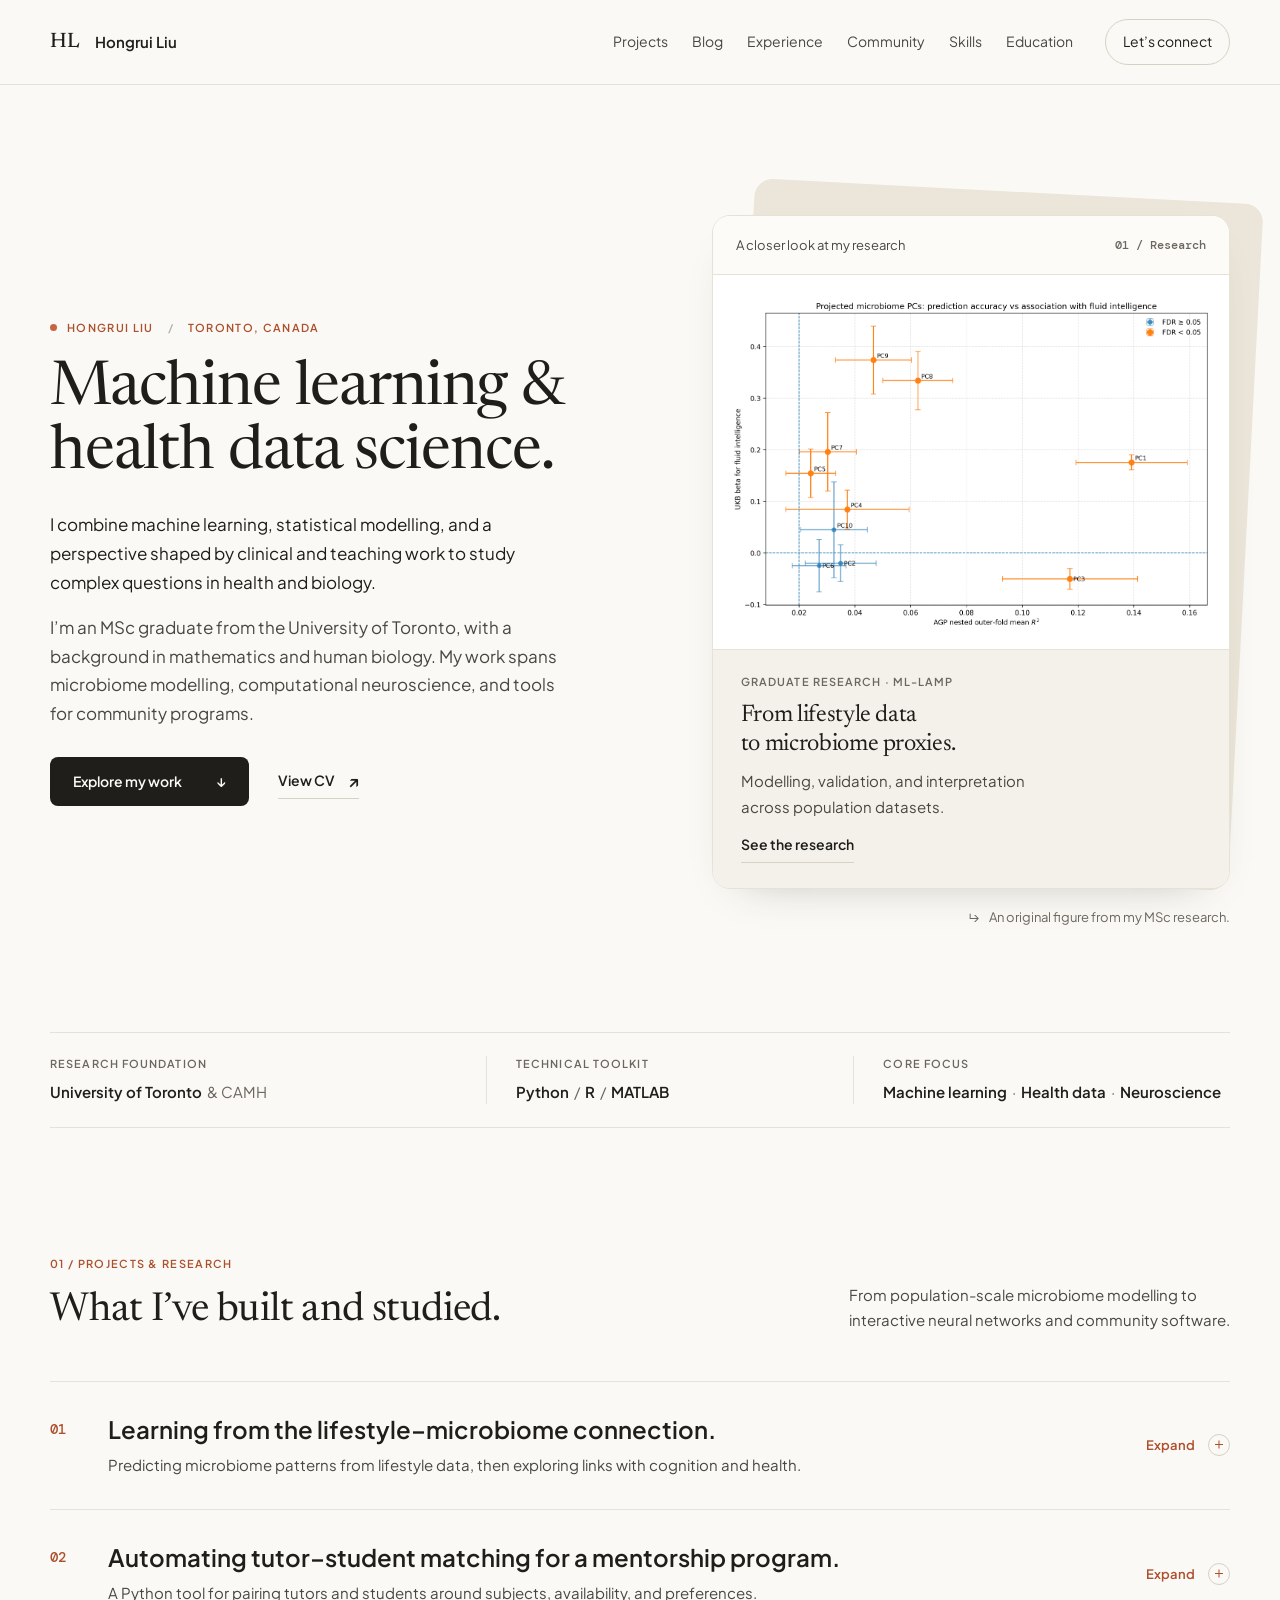
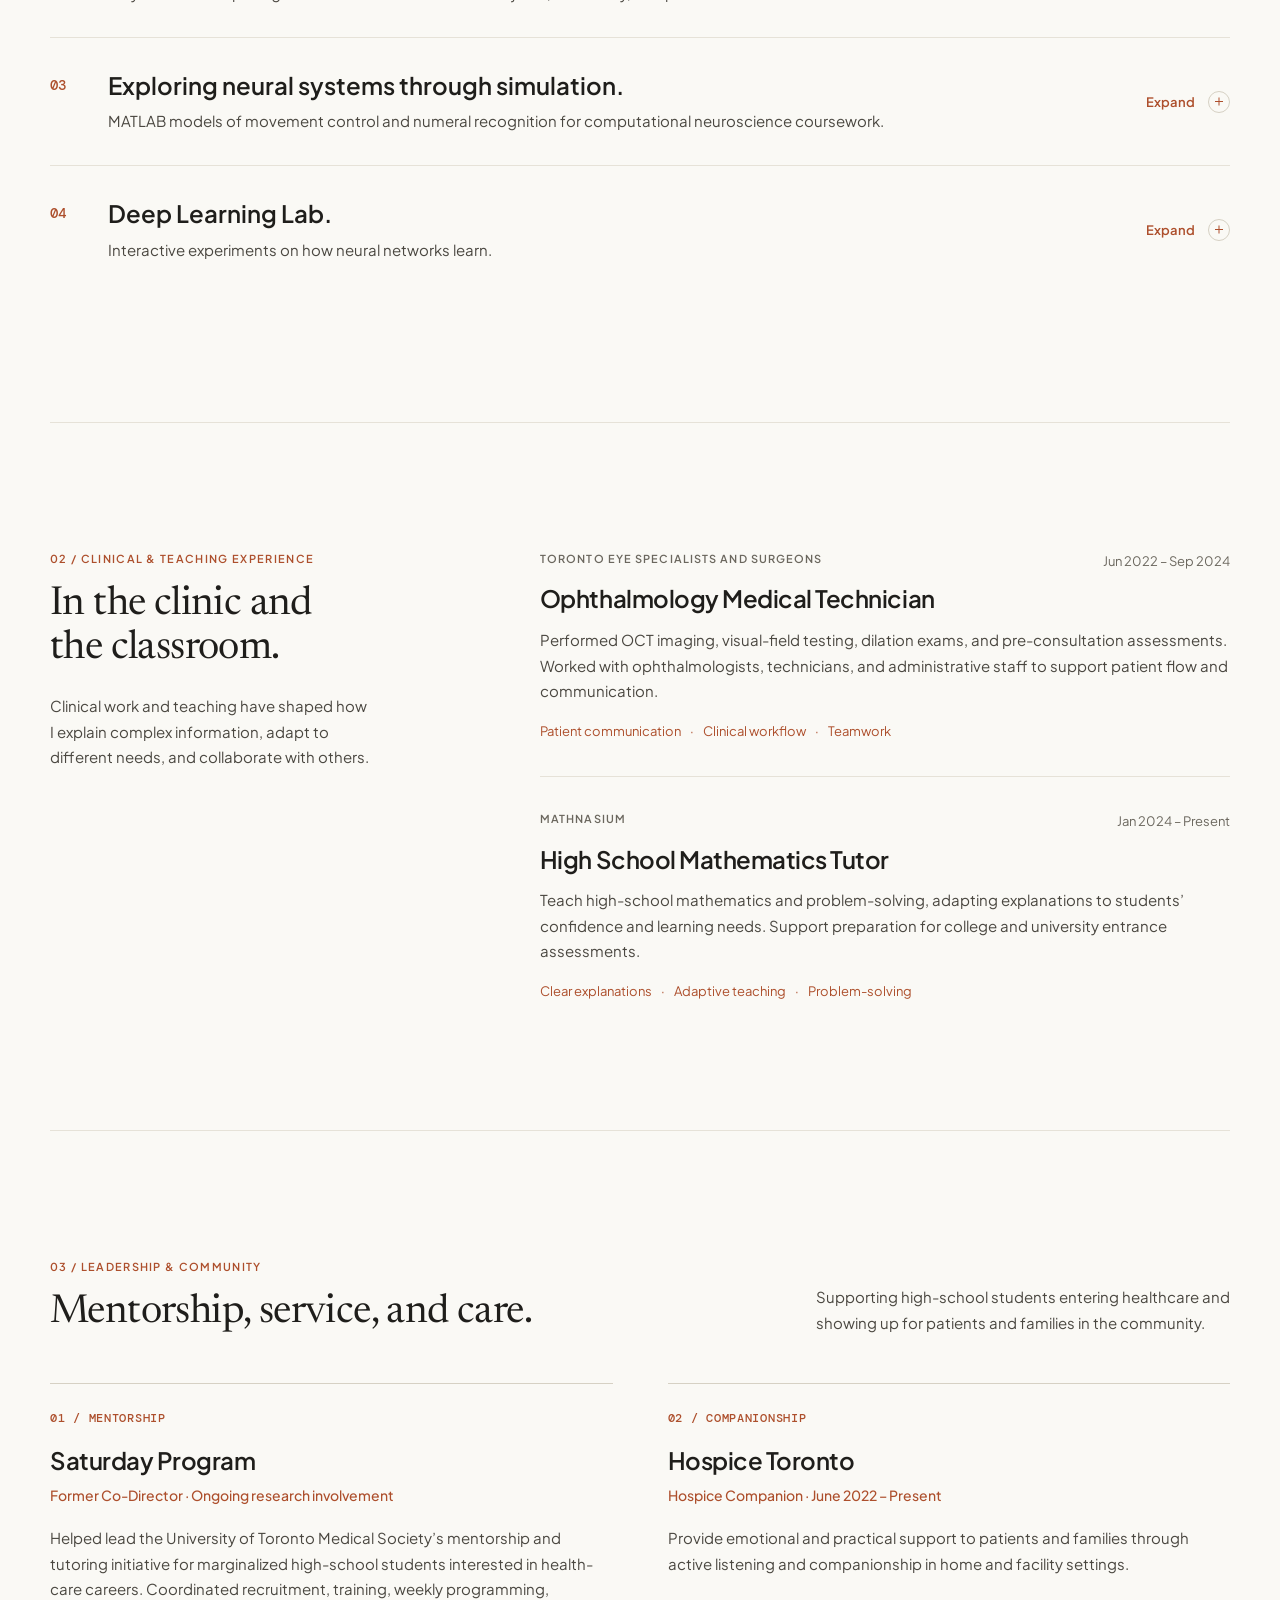
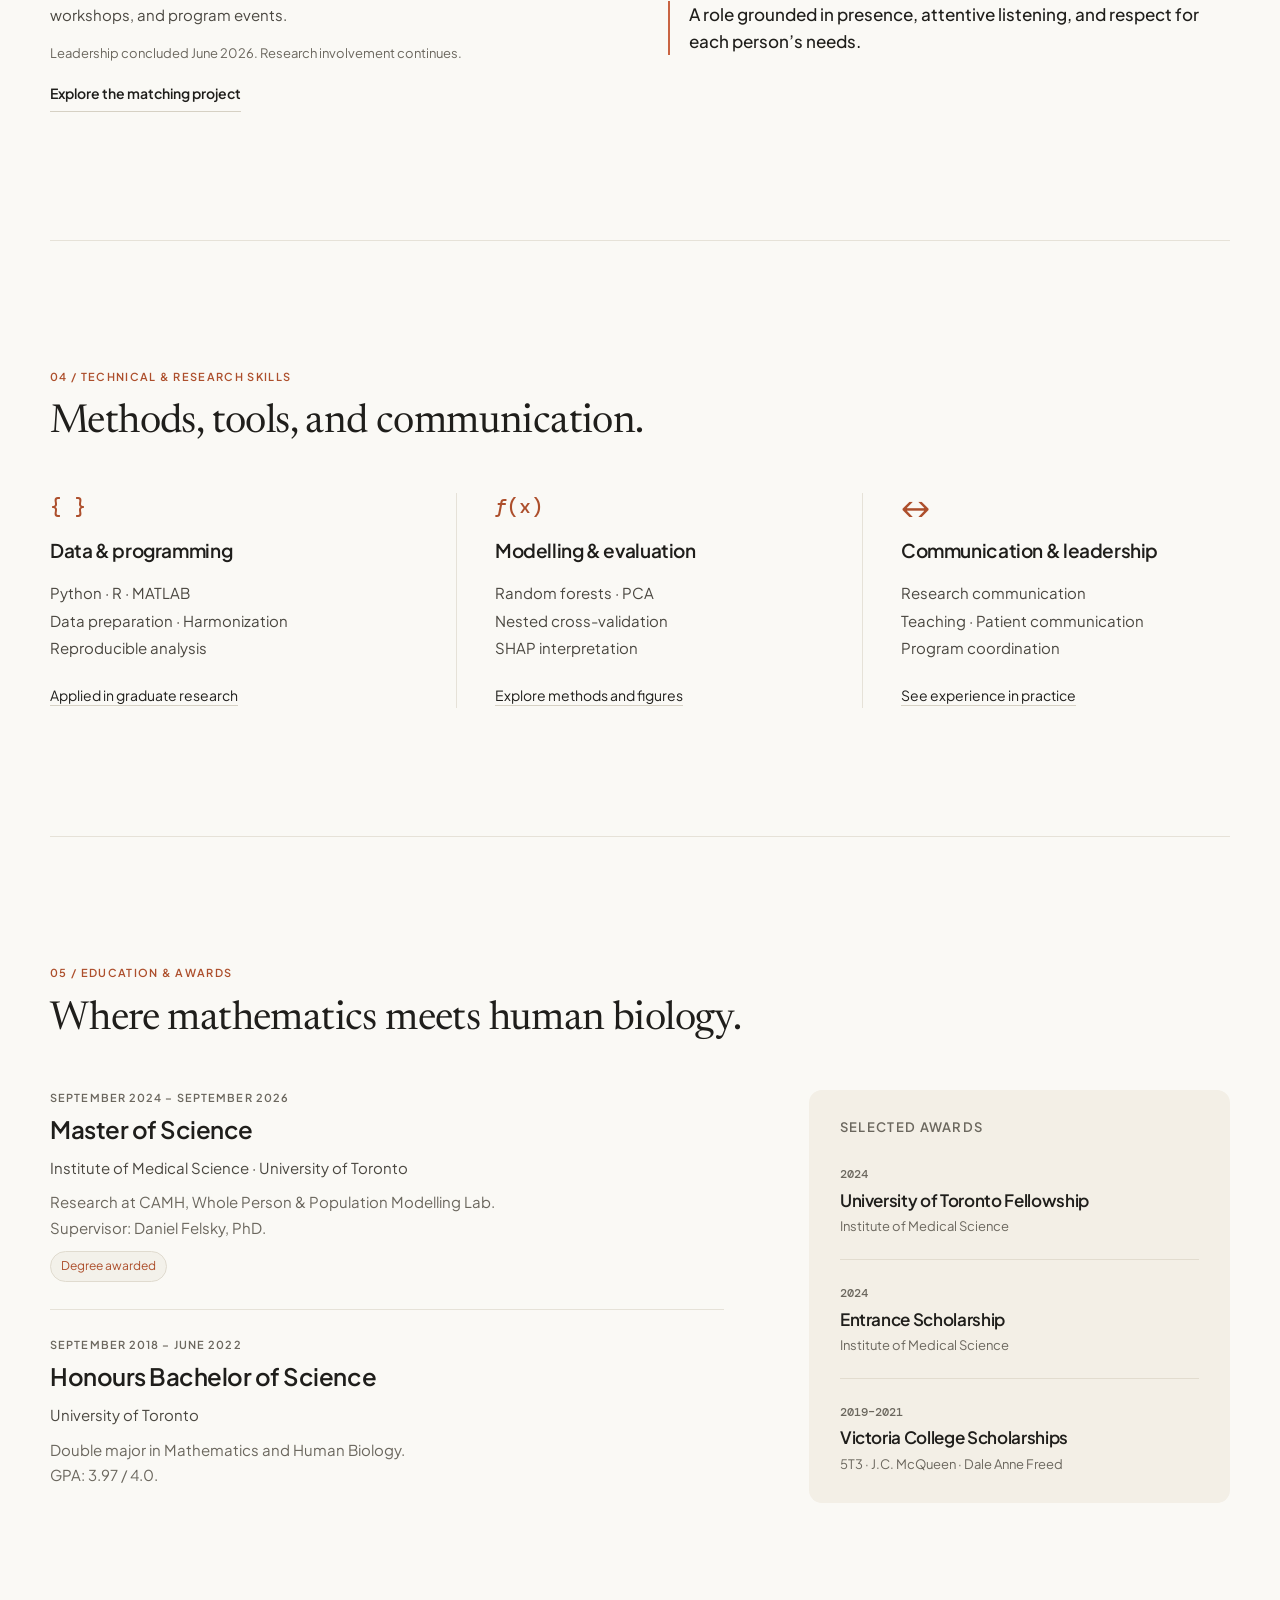
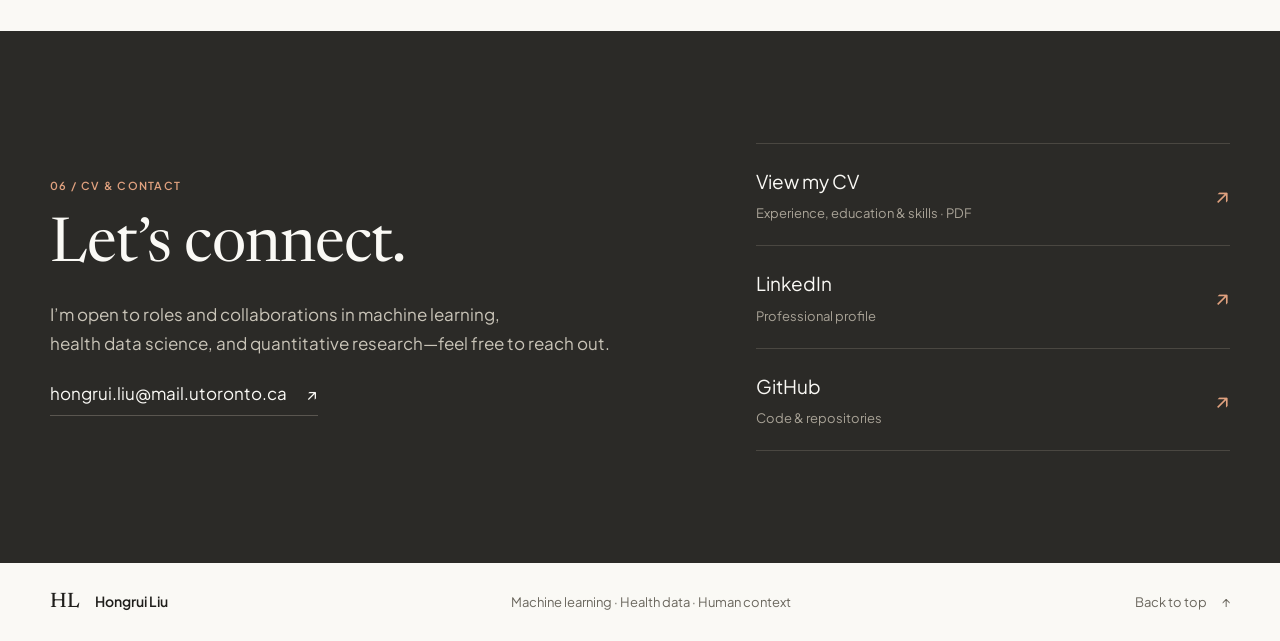
<file: index.html>
<!doctype html>
<html lang="en">
<head>
  <meta charset="utf-8">
  <meta name="viewport" content="width=device-width, initial-scale=1">
  <meta name="description" content="Hongrui Liu's portfolio: machine learning and health data science. Explore population microbiome modelling, computational neuroscience, and community-focused software.">
  <meta name="theme-color" content="#faf9f5">
  <meta property="og:title" content="Hongrui Liu — Machine Learning & Health Data Science">
  <meta property="og:description" content="Machine learning, statistical modelling, and health data science shaped by clinical and teaching experience.">
  <meta property="og:type" content="website">
  <meta property="og:url" content="https://liuhon33.github.io/">
  <link rel="canonical" href="https://liuhon33.github.io/">
  <link rel="icon" href="assets/favicon.svg" type="image/svg+xml">
  <link rel="preconnect" href="https://fonts.googleapis.com">
  <link rel="preconnect" href="https://fonts.gstatic.com" crossorigin>
  <link href="https://fonts.googleapis.com/css2?family=DM+Mono:wght@400;500&family=Newsreader:opsz,wght@6..72,400;6..72,500&family=Plus+Jakarta+Sans:ital,wght@0,400;0,500;0,600;0,700;1,400&display=swap" rel="stylesheet">
  <link rel="stylesheet" href="styles.css">
  <script src="script.js" defer></script>
  <title>Hongrui Liu — Machine Learning & Health Data Science</title>
</head>
<body>
  <a class="skip-link" href="#main">Skip to content</a>
  <header class="site-header">
    <div class="header-inner container">
      <a class="wordmark" href="#home" aria-label="Hongrui Liu, back to introduction"><span class="monogram" aria-hidden="true">HL</span><span>Hongrui Liu</span></a>
      <nav class="desktop-nav" aria-label="Main navigation">
        <a href="#projects">Projects</a><a href="blog/">Blog</a><a href="#experience">Experience</a><a href="#community">Community</a><a href="#skills">Skills</a><a href="#education">Education</a>
      </nav>
      <a class="header-contact" href="#contact">Let’s connect</a>
      <button class="menu-toggle" type="button" aria-expanded="false" aria-controls="mobile-nav">Menu <span aria-hidden="true">☰</span></button>
    </div>
    <nav class="mobile-nav container" id="mobile-nav" aria-label="Mobile navigation">
      <a href="#projects">Projects</a><a href="blog/">Blog</a><a href="#experience">Experience</a><a href="#community">Community</a><a href="#skills">Skills</a><a href="#education">Education</a><a href="#contact">CV & contact</a>
    </nav>
  </header>

  <main id="main">
    <section class="hero container" id="home" aria-labelledby="intro-title">
      <div class="hero-copy">
        <p class="eyebrow"><span class="status-dot" aria-hidden="true"></span> Hongrui Liu <span class="eyebrow-divider">/</span> Toronto, Canada</p>
        <h1 id="intro-title">Machine learning &amp;<br>health data science.</h1>
        <p class="hero-intro">I combine machine learning, statistical modelling, and a perspective shaped by clinical and teaching work to study complex questions in health and biology.</p>
        <p class="hero-bio">I’m an MSc graduate from the University of Toronto, with a background in mathematics and human biology. My work spans microbiome modelling, computational neuroscience, and tools for community programs.</p>
        <div class="hero-actions"><a class="button button-dark" href="#projects">Explore my work <span aria-hidden="true">↓</span></a><a class="text-link" href="assets/downloads/Hongrui-Liu-CV.pdf" target="_blank" rel="noopener">View CV <span aria-hidden="true">↗</span></a></div>
      </div>
      <div class="hero-research">
        <div class="research-window">
          
          <div class="window-heading"><span class="small-label">A closer look at my research</span><span class="window-mark" aria-hidden="true">01 / Research</span></div>
          
          <a href="#graduate-project" class="hero-figure-link" data-open-project="graduate-details" aria-label="Explore ML-LAMP graduate research">
            <img src="assets/research/prediction-and-association.png" width="1299" height="898" fetchpriority="high" alt="ML-LAMP figure comparing model prediction accuracy in the American Gut Project with cognition associations in UK Biobank, with uncertainty intervals.">
          </a>
          <div class="window-caption"><span class="mini-label">Graduate research · ML-LAMP</span><h2>From lifestyle data<br>to microbiome proxies.</h2><p>Modelling, validation, and interpretation across population datasets.</p><a class="text-link" href="#graduate-project" data-open-project="graduate-details">See the research</a></div>
        </div>
        <p class="figure-note"><span aria-hidden="true">↳</span> An original figure from my MSc research.</p>
      </div>
    </section>

    <div class="foundation-strip container" aria-label="Background at a glance">
      <div><span class="mini-label">Research foundation</span><strong>University of Toronto <span>&amp; CAMH</span></strong></div>
      <div><span class="mini-label">Technical toolkit</span><strong>Python <span>/</span> R <span>/</span> MATLAB</strong></div>
      <div><span class="mini-label">Core focus</span><strong>Machine learning <span>·</span> Health data <span>·</span> Neuroscience</strong></div>
    </div>

    <section class="section container" id="projects" aria-labelledby="projects-title">
      <div class="section-heading"><div><p class="eyebrow">01 / Projects &amp; research</p><h2 id="projects-title">What I’ve built and studied.</h2></div><p>From population-scale microbiome modelling to<br class="desktop-only"> interactive neural networks and community software.</p></div>
      <div class="project-list">
      <article class="project project-featured" id="graduate-project">
        <details class="project-disclosure" id="graduate-details">
          <summary class="project-summary"><span class="project-row-index" aria-hidden="true">01</span><span class="project-row-copy"><span class="project-row-title">Learning from the lifestyle–microbiome connection.</span><span class="project-row-description">Predicting microbiome patterns from lifestyle data, then exploring links with cognition and health.</span></span><span class="project-toggle"><span class="expand-label">Expand</span><span class="collapse-label">Collapse</span><span class="expand-icon" aria-hidden="true"></span></span></summary>
          <div class="project-expanded">
            <div class="project-overview">
<div aria-hidden="true" class="project-index">01</div>
<div class="project-copy"><p class="mini-label">Graduate research · University of Toronto / CAMH · 2024–2026</p><h3>Learning from the<br class="desktop-only"/> lifestyle–microbiome connection.</h3><p>I developed ML-LAMP to predict microbiome patterns from lifestyle information, then explored how the projected scores relate to cognition and health in a separate population dataset.</p><ul aria-label="Project methods" class="tags"><li>Python &amp; R</li><li>Machine learning</li><li>Nested cross-validation</li><li>SHAP</li></ul></div>
<div class="project-takeaway"><span class="mini-label">At a glance</span><p>A complete research workflow, from harmonizing data to evaluating models and interpreting their limits.</p><div aria-label="Workflow: train in the American Gut Project, project scores into UK Biobank" class="cohort-flow"><span>American Gut<br/><b>Train &amp; validate</b></span><span aria-hidden="true" class="flow-arrow">→</span><span>UK Biobank<br/><b>Project &amp; analyze</b></span></div></div>
</div>
            <a class="project-explore" href="projects/ml-lamp/" target="_blank" rel="noopener"><span>Explore more <small>Methods, findings &amp; figures</small></span><span aria-hidden="true">↗</span><span class="sr-only"> (opens in a new tab)</span></a>
          </div>
        </details>
      </article>

      <article class="project" id="matching-project">
        <details class="project-disclosure" id="matching-details">
          <summary class="project-summary"><span class="project-row-index" aria-hidden="true">02</span><span class="project-row-copy"><span class="project-row-title">Automating tutor–student matching for a mentorship program.</span><span class="project-row-description">A Python tool for pairing tutors and students around subjects, availability, and preferences.</span></span><span class="project-toggle"><span class="expand-label">Expand</span><span class="collapse-label">Collapse</span><span class="expand-icon" aria-hidden="true"></span></span></summary>
          <div class="project-expanded">
            <div class="secondary-overview"><div class="project-topline"><span aria-hidden="true" class="project-index">02</span><span class="mini-label">Applied programming · Saturday Program</span></div><h3>Automating tutor–student<br/>matching for a mentorship program.</h3><p>I developed a Python-based tool to pair tutors and students using subject, availability, and preference constraints within a community mentorship program.</p><ul aria-label="Project methods" class="tags"><li>Python</li><li>Constraints</li><li>Program operations</li></ul><p class="project-outcome"><strong>Contribution</strong> Translating an operational need into a repeatable matching workflow.</p></div>
            <a class="project-explore" href="projects/saturday-matching/" target="_blank" rel="noopener"><span>Explore more <small>The problem, contribution &amp; context</small></span><span aria-hidden="true">↗</span><span class="sr-only"> (opens in a new tab)</span></a>
          </div>
        </details>
      </article>

      <article class="project" id="neuroscience-project">
        <details class="project-disclosure" id="neuroscience-details">
          <summary class="project-summary"><span class="project-row-index" aria-hidden="true">03</span><span class="project-row-copy"><span class="project-row-title">Exploring neural systems through simulation.</span><span class="project-row-description">MATLAB models of movement control and numeral recognition for computational neuroscience coursework.</span></span><span class="project-toggle"><span class="expand-label">Expand</span><span class="collapse-label">Collapse</span><span class="expand-icon" aria-hidden="true"></span></span></summary>
          <div class="project-expanded">
            <div class="secondary-overview"><div class="project-topline"><span aria-hidden="true" class="project-index">03</span><span class="mini-label">Course project · University of Toronto</span></div><h3>Exploring neural systems<br/>through simulation.</h3><p>In PSL 432, I used MATLAB to simulate neural control of arm movement and numeral recognition with deep-learning and reinforcement-learning models.</p><ul aria-label="Project methods" class="tags"><li>MATLAB</li><li>Deep learning</li><li>Reinforcement learning</li></ul><p class="project-outcome"><strong>Contribution</strong> Applying computational models to questions about learning and neural control.</p></div>
            <a class="project-explore" href="projects/neural-simulation/" target="_blank" rel="noopener"><span>Explore more <small>Models, methods &amp; course context</small></span><span aria-hidden="true">↗</span><span class="sr-only"> (opens in a new tab)</span></a>
          </div>
        </details>
      </article>

      <article class="project" id="deep-learning-project">
        <details class="project-disclosure" id="deep-learning-details">
          <summary class="project-summary"><span class="project-row-index" aria-hidden="true">04</span><span class="project-row-copy"><span class="project-row-title">Deep Learning Lab.</span><span class="project-row-description">Interactive experiments on how neural networks learn.</span></span><span class="project-toggle"><span class="expand-label">Expand</span><span class="collapse-label">Collapse</span><span class="expand-icon" aria-hidden="true"></span></span></summary>
          <div class="project-expanded">
            <div class="project-overview">
  <div class="project-index" aria-hidden="true">04</div>
  <div class="project-copy"><p class="mini-label">Independent study · Interactive learning</p><h3>Deep Learning Lab.</h3><p>I build visual experiments to connect neural-network equations with the behaviour of features, gradients, and predictions.</p><ul class="tags" aria-label="Project methods"><li>JavaScript</li><li>Neural networks</li><li>Data visualization</li><li>Experiment design</li></ul></div>
  <div class="project-takeaway"><span class="mini-label">At a glance</span><p>Turning abstract learning mechanisms into experiments you can pause, inspect, and change.</p><div class="cohort-flow" aria-label="Learning workflow: ask a question, inspect a model, test an idea"><span>Ask<br><b>A clear question</b></span><span class="flow-arrow" aria-hidden="true">→</span><span>Inspect &amp; test<br><b>A visible mechanism</b></span></div></div>
</div>
            <a class="project-explore" href="projects/deep-learning-lab/" target="_blank" rel="noopener"><span>Explore more <small>The approach</small></span><span aria-hidden="true">↗</span><span class="sr-only"> (opens in a new tab)</span></a>
          </div>
        </details>
      </article>
      </div>
    </section>

    <section class="section section-tinted" id="experience" aria-labelledby="experience-title"><div class="container experience-layout"><div class="section-intro"><p class="eyebrow">02 / Clinical &amp; teaching experience</p><h2 id="experience-title">In the clinic and<br>the classroom.</h2><p>Clinical work and teaching have shaped how I explain complex information, adapt to different needs, and collaborate with others.</p></div><div class="experience-list">
      <article class="experience-entry"><div class="entry-heading"><span class="mini-label">Toronto Eye Specialists and Surgeons</span><span class="entry-date">Jun 2022 – Sep 2024</span></div><h3>Ophthalmology Medical Technician</h3><p>Performed OCT imaging, visual-field testing, dilation exams, and pre-consultation assessments. Worked with ophthalmologists, technicians, and administrative staff to support patient flow and communication.</p><p class="entry-focus">Patient communication <span>·</span> Clinical workflow <span>·</span> Teamwork</p></article>
      <article class="experience-entry"><div class="entry-heading"><span class="mini-label">Mathnasium</span><span class="entry-date">Jan 2024 – Present</span></div><h3>High School Mathematics Tutor</h3><p>Teach high-school mathematics and problem-solving, adapting explanations to students’ confidence and learning needs. Support preparation for college and university entrance assessments.</p><p class="entry-focus">Clear explanations <span>·</span> Adaptive teaching <span>·</span> Problem-solving</p></article>
    </div></div></section>

    <section class="section container" id="community" aria-labelledby="community-title"><div class="section-heading"><div><p class="eyebrow">03 / Leadership &amp; community</p><h2 id="community-title">Mentorship, service, and care.</h2></div><p>Supporting high-school students entering healthcare and<br class="desktop-only"> showing up for patients and families in the community.</p></div><div class="community-grid">
      <article class="community-entry" id="saturday-program"><div class="community-number" aria-hidden="true">01 / Mentorship</div><h3>Saturday Program</h3><p class="role-title">Former Co-Director · Ongoing research involvement</p><p>Helped lead the University of Toronto Medical Society’s mentorship and tutoring initiative for marginalized high-school students interested in health-care careers. Coordinated recruitment, training, weekly programming, workshops, and program events.</p><p class="entry-date">Leadership concluded June 2026. Research involvement continues.</p><a class="text-link" href="#matching-project" data-open-project="matching-details">Explore the matching project</a></article>
      <article class="community-entry"><div class="community-number" aria-hidden="true">02 / Companionship</div><h3>Hospice Toronto</h3><p class="role-title">Hospice Companion · June 2022 – Present</p><p>Provide emotional and practical support to patients and families through active listening and companionship in home and facility settings.</p><p class="community-reflection">A role grounded in presence, attentive listening, and respect for each person’s needs.</p></article>
    </div></section>

    <section class="section skills-section" id="skills" aria-labelledby="skills-title"><div class="container"><div class="section-heading"><div><p class="eyebrow">04 / Technical &amp; research skills</p><h2 id="skills-title">Methods, tools, and communication.</h2></div></div><div class="skills-grid"><div class="skill-group"><span class="skill-symbol" aria-hidden="true">{ }</span><h3>Data &amp; programming</h3><p>Python · R · MATLAB<br>Data preparation · Harmonization<br>Reproducible analysis</p><a href="#graduate-project" data-open-project="graduate-details">Applied in graduate research</a></div><div class="skill-group"><span class="skill-symbol" aria-hidden="true">ƒ(x)</span><h3>Modelling &amp; evaluation</h3><p>Random forests · PCA<br>Nested cross-validation<br>SHAP interpretation</p><a href="#graduate-project" data-open-project="graduate-details">Explore methods and figures</a></div><div class="skill-group"><span class="skill-symbol" aria-hidden="true">↔</span><h3>Communication &amp; leadership</h3><p>Research communication<br>Teaching · Patient communication<br>Program coordination</p><a href="#experience">See experience in practice</a></div></div></div></section>

    <section class="section container" id="education" aria-labelledby="education-title"><div class="section-heading"><div><p class="eyebrow">05 / Education &amp; awards</p><h2 id="education-title">Where mathematics meets human biology.</h2></div></div><div class="education-layout"><div class="education-list"><article><span class="mini-label">September 2024 – September 2026</span><h3>Master of Science</h3><p class="degree-school">Institute of Medical Science · University of Toronto</p><p>Research at CAMH, Whole Person &amp; Population Modelling Lab.<br>Supervisor: Daniel Felsky, PhD.</p><span class="degree-status">Degree awarded</span></article><article><span class="mini-label">September 2018 – June 2022</span><h3>Honours Bachelor of Science</h3><p class="degree-school">University of Toronto</p><p>Double major in Mathematics and Human Biology.<br>GPA: 3.97 / 4.0.</p></article></div><aside class="awards"><p class="mini-label">Selected awards</p><div><span>2024</span><h4>University of Toronto Fellowship</h4><p>Institute of Medical Science</p></div><div><span>2024</span><h4>Entrance Scholarship</h4><p>Institute of Medical Science</p></div><div><span>2019–2021</span><h4>Victoria College Scholarships</h4><p>5T3 · J.C. McQueen · Dale Anne Freed</p></div></aside></div></section>

    <section class="contact-section" id="contact" aria-labelledby="contact-title"><div class="container contact-layout"><div><p class="eyebrow">06 / CV &amp; contact</p><h2 id="contact-title">Let’s connect.</h2><p>I’m open to roles and collaborations in machine learning,<br class="desktop-only"> health data science, and quantitative research—feel free to reach out.</p><a class="contact-email" href="mailto:hongrui.liu@mail.utoronto.ca">hongrui.liu@mail.utoronto.ca <span aria-hidden="true">↗</span></a></div><div class="contact-links"><a href="assets/downloads/Hongrui-Liu-CV.pdf" target="_blank" rel="noopener"><span><strong>View my CV</strong><small>Experience, education &amp; skills · PDF</small></span><span aria-hidden="true">↗</span></a><a href="https://www.linkedin.com/in/hongrui-liu-979a3021a/" target="_blank" rel="noopener"><span><strong>LinkedIn</strong><small>Professional profile</small></span><span aria-hidden="true">↗</span></a><a href="https://github.com/liuhon33" target="_blank" rel="noopener"><span><strong>GitHub</strong><small>Code &amp; repositories</small></span><span aria-hidden="true">↗</span></a></div></div></section>
  </main>
  <footer class="site-footer container"><a class="wordmark" href="#home"><span class="monogram" aria-hidden="true">HL</span><span>Hongrui Liu</span></a><p>Machine learning · Health data · Human context</p><a href="#home">Back to top <span aria-hidden="true">↑</span></a></footer>
</body>
</html>
</file>
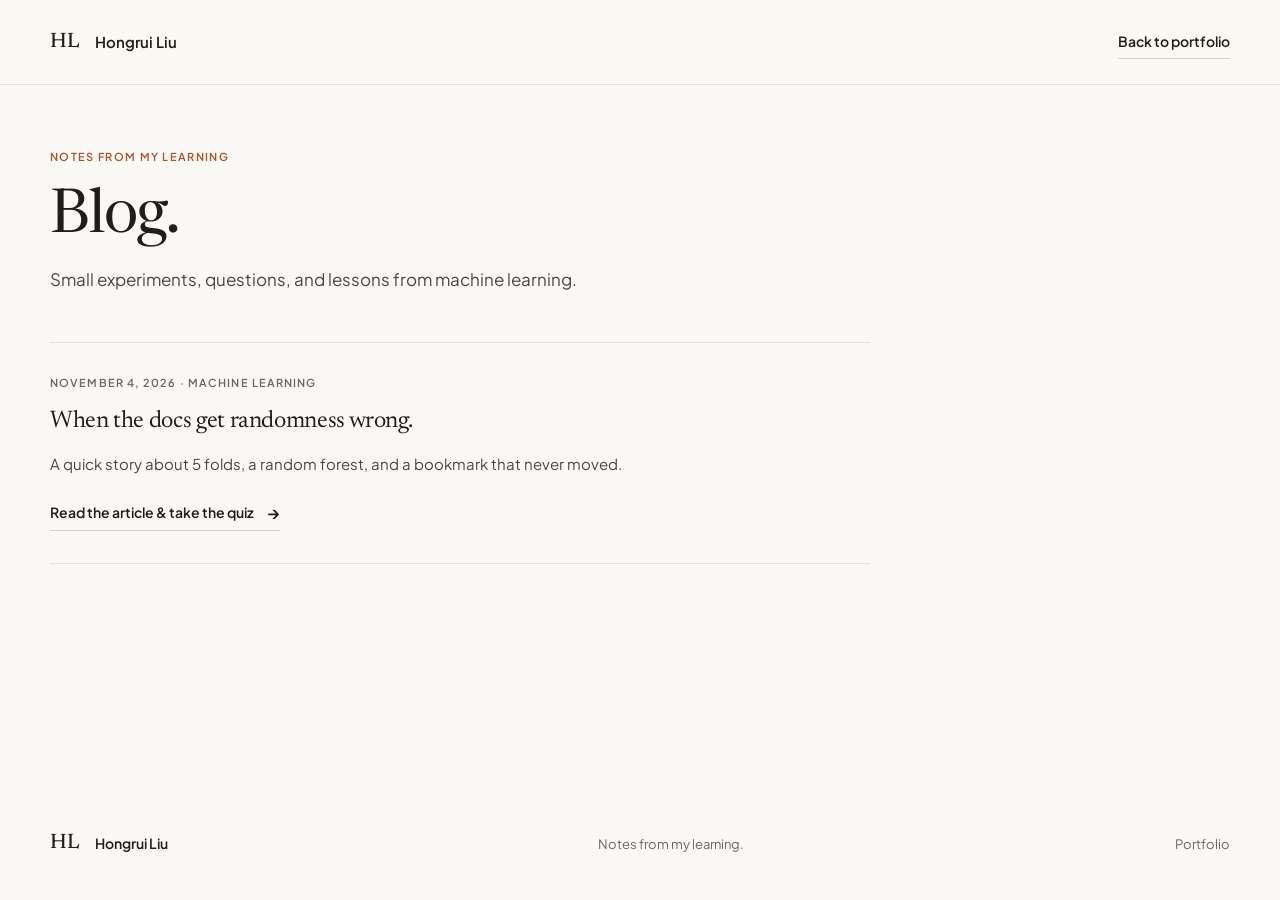
<file: blog/index.html>
<!doctype html>
<html lang="en">
<head>
  <meta charset="utf-8">
  <meta name="viewport" content="width=device-width, initial-scale=1">
  <meta name="description" content="Hongrui Liu’s notes and small experiments on machine learning.">
  <meta name="theme-color" content="#faf9f5">
  <meta property="og:title" content="Blog — Hongrui Liu">
  <meta property="og:description" content="Notes and small experiments on machine learning.">
  <meta property="og:type" content="website">
  <meta property="og:url" content="https://liuhon33.github.io/blog/">
  <link rel="canonical" href="https://liuhon33.github.io/blog/">
  <link rel="icon" href="../assets/favicon.svg" type="image/svg+xml">
  <link rel="preconnect" href="https://fonts.googleapis.com">
  <link rel="preconnect" href="https://fonts.gstatic.com" crossorigin>
  <link href="https://fonts.googleapis.com/css2?family=DM+Mono:wght@400;500&family=Newsreader:opsz,wght@6..72,400;6..72,500&family=Plus+Jakarta+Sans:ital,wght@0,400;0,500;0,600;0,700;1,400&display=swap" rel="stylesheet">
  <link rel="stylesheet" href="../styles.css?v=20261104-blog">
  <title>Blog — Hongrui Liu</title>
</head>
<body>
  <a class="skip-link" href="#main">Skip to content</a>
  <header class="site-header">
    <div class="header-inner container">
      <a class="wordmark" href="../"><span class="monogram" aria-hidden="true">HL</span><span>Hongrui Liu</span></a>
      <a class="text-link" href="../">Back to portfolio</a>
    </div>
  </header>
  <main class="blog-index container" id="main">
    <p class="eyebrow">Notes from my learning</p>
    <h1>Blog.</h1>
    <p class="blog-intro">Small experiments, questions, and lessons from machine learning.</p>
    <article class="blog-entry">
      <p class="mini-label"><time datetime="2026-11-04">November 4, 2026</time> · Machine learning</p>
      <h2><a href="random-state/">When the docs get randomness wrong.</a></h2>
      <p>A quick story about 5 folds, a random forest, and a bookmark that never moved.</p>
      <a class="text-link" href="random-state/">Read the article &amp; take the quiz <span aria-hidden="true">→</span></a>
    </article>
  </main>
  <footer class="site-footer container"><a class="wordmark" href="../"><span class="monogram" aria-hidden="true">HL</span><span>Hongrui Liu</span></a><p>Notes from my learning.</p><a href="../">Portfolio</a></footer>
</body>
</html>
</file>
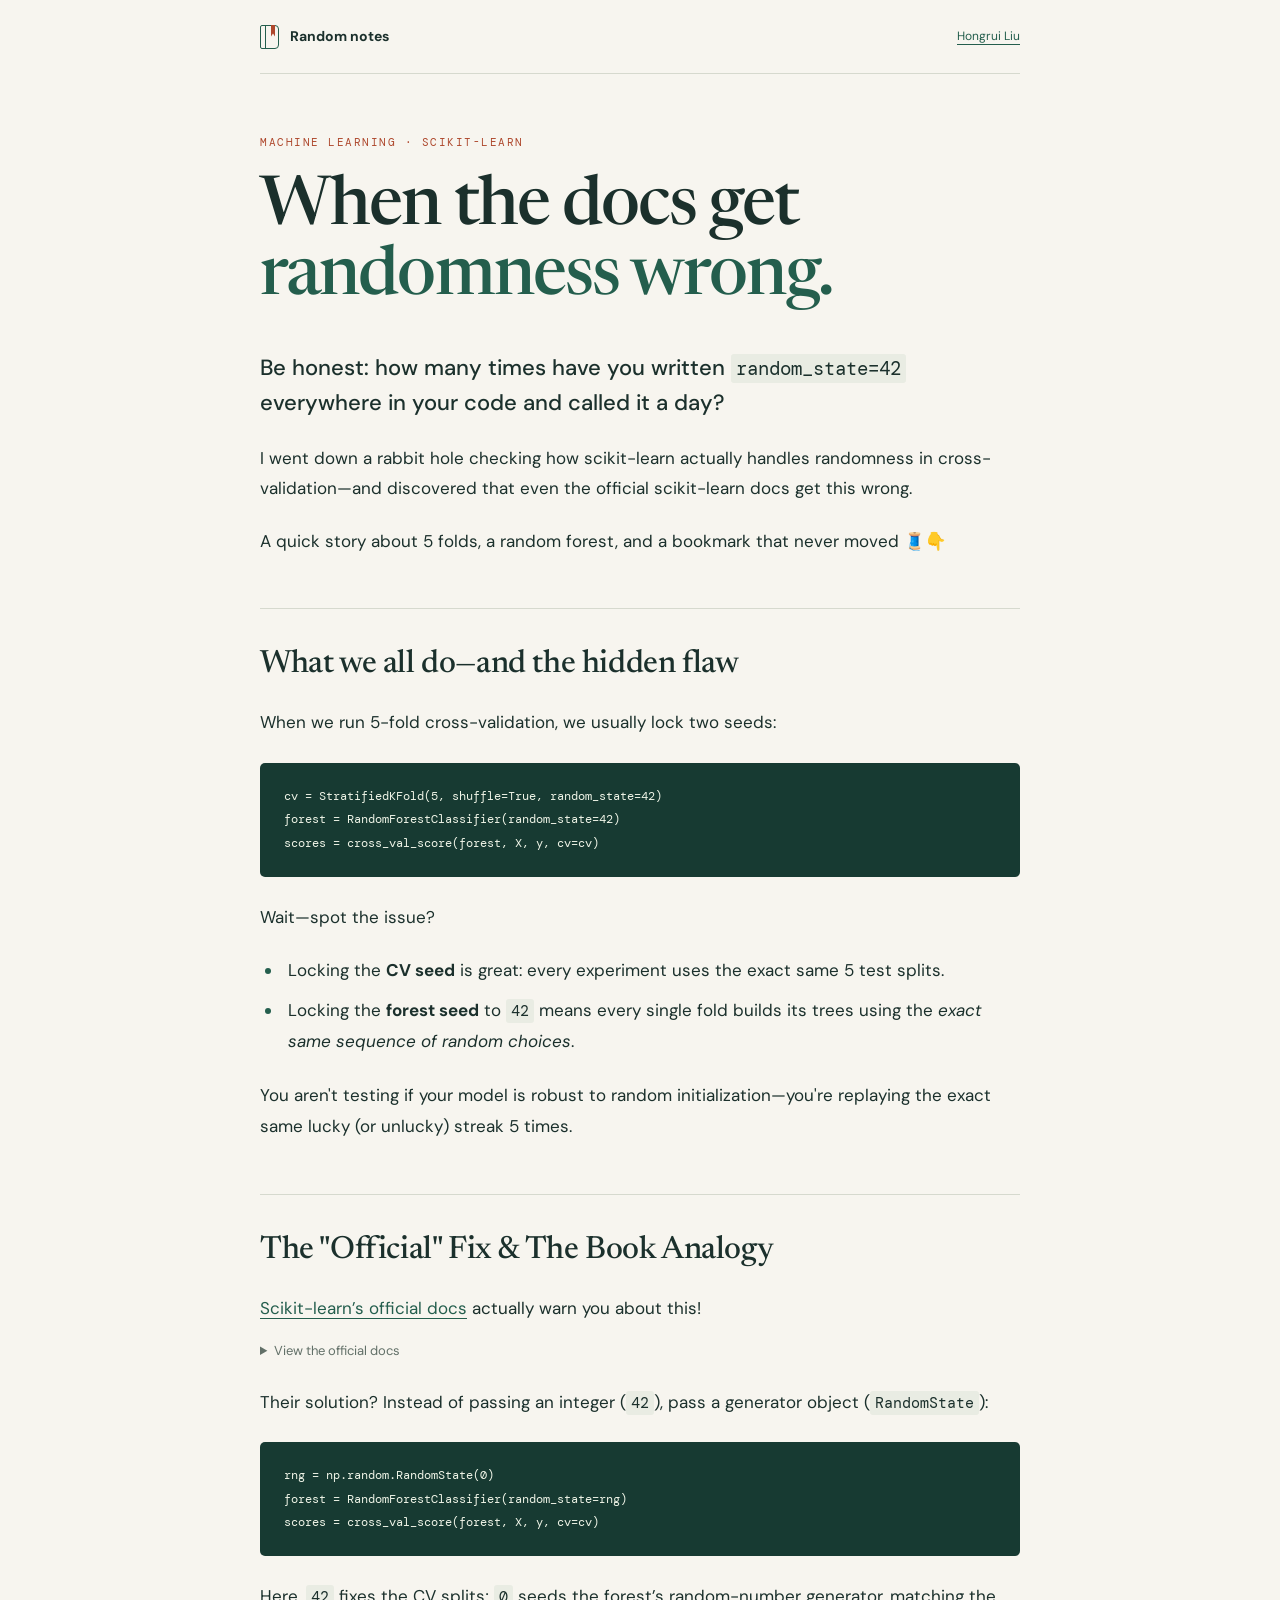
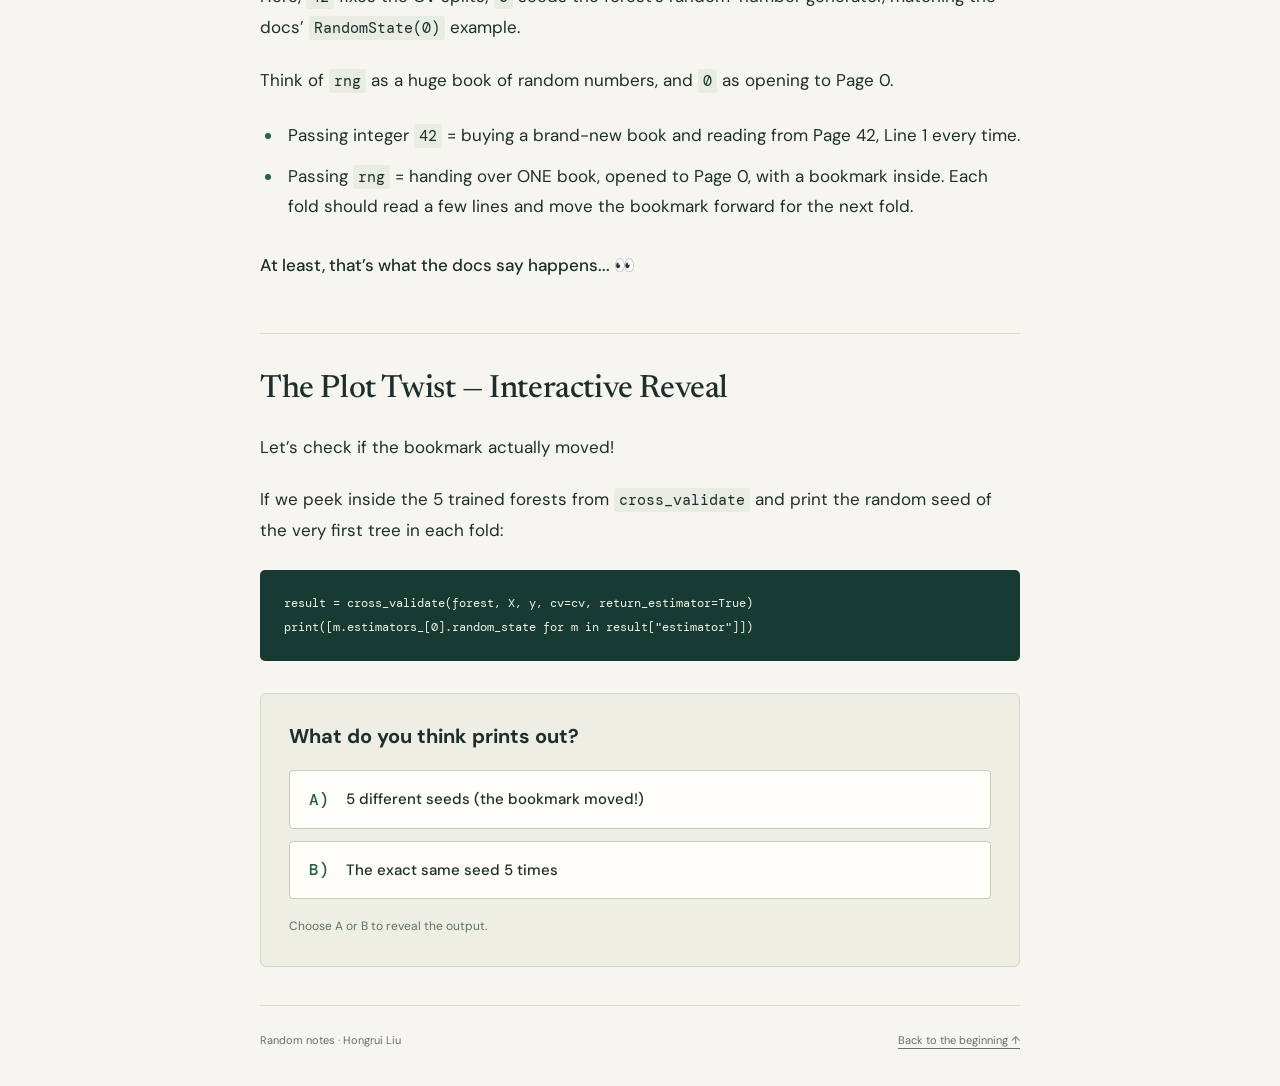
<file: blog/random-state/index.html>
<!doctype html>
<html lang="en">
<head>
  <meta charset="utf-8">
  <meta name="viewport" content="width=device-width, initial-scale=1">
  <meta name="theme-color" content="#f7f5ef">
  <meta name="description" content="A quick story about 5 folds, a random forest, and a bookmark that never moved. Make your guess before the reveal.">
  <meta property="og:title" content="When the docs get randomness wrong">
  <meta property="og:description" content="A quick story about 5 folds, a random forest, and a bookmark that never moved.">
  <meta property="og:type" content="article">
  <meta property="og:url" content="https://liuhon33.github.io/blog/random-state/">
  <meta property="og:image" content="https://liuhon33.github.io/blog/random-state/random-state-quiz.png">
  <meta property="og:image:width" content="1440">
  <meta property="og:image:height" content="620">
  <meta property="og:image:alt" content="Python quiz: a random forest receives RandomState(0), then cross_val_score runs five-fold cross-validation.">
  <meta name="twitter:card" content="summary_large_image">
  <link rel="canonical" href="https://liuhon33.github.io/blog/random-state/">
  <title>When the docs get randomness wrong · Random notes</title>
  <link rel="icon" href="data:image/svg+xml,%3Csvg xmlns='http://www.w3.org/2000/svg' viewBox='0 0 40 40'%3E%3Crect width='40' height='40' rx='8' fill='%23245e4d'/%3E%3Cpath d='M12 9h17v23H12zM16 9v23' fill='none' stroke='%23f7f5ef' stroke-width='2'/%3E%3Cpath d='M23 9v10l3-3 3 3V9' fill='%23d98960'/%3E%3C/svg%3E">
  <link rel="stylesheet" href="styles.css?v=2">
  <script src="app.js?v=2" defer></script>
</head>
<body>
  <a class="skip-link" href="#article">Skip to article</a>
  <div class="shell">
    <header class="masthead">
      <a class="brand" href="../" aria-label="Random notes — all blog posts"><span class="book-icon" aria-hidden="true"></span>Random notes</a>
      <a href="../../" aria-label="Hongrui Liu — portfolio">Hongrui Liu</a>
    </header>
    <main id="article">
      <article>
        <header class="hero">
          <p class="eyebrow">Machine learning · scikit-learn</p>
          <h1>When the docs get <em>randomness wrong.</em></h1>
          <p class="hook">Be honest: how many times have you written <code>random_state=42</code> everywhere in your code and called it a day?</p>
          <p>I went down a rabbit hole checking how scikit-learn actually handles randomness in cross-validation—and discovered that even the official scikit-learn docs get this wrong.</p>
          <p>A quick story about 5 folds, a random forest, and a bookmark that never moved 🧵👇</p>
        </header>
        <section aria-labelledby="habit-title">
          <h2 id="habit-title">What we all do—and the hidden flaw</h2>
          <p>When we run 5-fold cross-validation, we usually lock two seeds:</p>
          <pre aria-label="Python: fixed seeds"><code>cv = StratifiedKFold(5, shuffle=True, random_state=42)
forest = RandomForestClassifier(random_state=42)
scores = cross_val_score(forest, X, y, cv=cv)</code></pre>
          <p>Wait—spot the issue?</p>
          <ul>
            <li>Locking the <strong>CV seed</strong> is great: every experiment uses the exact same 5 test splits.</li>
            <li>Locking the <strong>forest seed</strong> to <code>42</code> means every single fold builds its trees using the <em>exact same sequence of random choices</em>.</li>
          </ul>
          <p>You aren't testing if your model is robust to random initialization—you're replaying the exact same lucky (or unlucky) streak 5 times.</p>
        </section>
        <section aria-labelledby="book-title">
          <h2 id="book-title">The "Official" Fix &amp; The Book Analogy</h2>
          <p><a href="https://scikit-learn.org/stable/common_pitfalls.html#id2" target="_blank" rel="noopener noreferrer">Scikit-learn’s official docs</a> actually warn you about this!</p>
          <details class="documentation">
            <summary>View the official docs</summary>
            <a href="documentation-screenshot.png" target="_blank" rel="noopener noreferrer"><img src="documentation-screenshot.png" width="2255" height="1348" alt="The scikit-learn guide's Estimators section recommends a RandomState instance to vary the RNG across cross-validation folds." loading="lazy"></a>
          </details>
          <p>Their solution? Instead of passing an integer (<code>42</code>), pass a generator object (<code>RandomState</code>):</p>
          <pre aria-label="Python: the documentation's approach"><code>rng = np.random.RandomState(0)
forest = RandomForestClassifier(random_state=rng)
scores = cross_val_score(forest, X, y, cv=cv)</code></pre>
          <p>Here, <code>42</code> fixes the CV splits; <code>0</code> seeds the forest’s random-number generator, matching the docs’ <code>RandomState(0)</code> example.</p>
          <p>Think of <code>rng</code> as a huge book of random numbers, and <code>0</code> as opening to Page 0.</p>
          <ul class="analogy">
            <li>Passing integer <code>42</code> = buying a brand-new book and reading from Page 42, Line 1 every time.</li>
            <li>Passing <code>rng</code> = handing over ONE book, opened to Page 0, with a bookmark inside. Each fold should read a few lines and move the bookmark forward for the next fold.</li>
          </ul>
          <p class="suspense">At least, that’s what the docs say happens... 👀</p>
        </section>
        <section id="guess" aria-labelledby="guess-title">
          <h2 id="guess-title">The Plot Twist — Interactive Reveal</h2>
          <p>Let’s check if the bookmark actually moved!</p>
          <p>If we peek inside the 5 trained forests from <code>cross_validate</code> and print the random seed of the very first tree in each fold:</p>
          <pre aria-label="Python: inspect the first tree's seed"><code>result = cross_validate(forest, X, y, cv=cv, return_estimator=True)
print([m.estimators_[0].random_state for m in result["estimator"]])</code></pre>
          <div class="quiz">
            <h3 id="question">What do you think prints out?</h3>
            <div class="choices" role="group" aria-labelledby="question">
              <button type="button" class="choice" data-answer="A" aria-controls="continuation" aria-expanded="false" aria-pressed="false"><span class="letter">A)</span><span>5 different seeds (the bookmark moved!)</span></button>
              <button type="button" class="choice" data-answer="B" aria-controls="continuation" aria-expanded="false" aria-pressed="false"><span class="letter">B)</span><span>The exact same seed 5 times</span></button>
            </div>
            <p class="quiz-hint" id="quiz-hint">Choose A or B to reveal the output.</p>
            <noscript><p>Enable JavaScript to choose an answer and reveal the rest of the story.</p></noscript>
          </div>
        </section>
        <div id="continuation" hidden>
          <section class="reveal" aria-labelledby="reveal-title">
            <h2 id="reveal-title" tabindex="-1">The Reveal — Why the docs are wrong</h2>
            <p>The answer is <strong>B</strong>. You get the exact same seed 5 times in a row:</p>
            <pre class="output" aria-label="Output"><code>[209652396, 209652396, 209652396, 209652396, 209652396]</code></pre>
            <p>Why? Because before training each fold, <code>cross_val_score</code> calls <a href="https://github.com/scikit-learn/scikit-learn/blob/1.8.0/sklearn/model_selection/_validation.py#L365-L388" target="_blank" rel="noopener noreferrer"><code>clone()</code></a> on your model—which secretly runs <a href="https://github.com/scikit-learn/scikit-learn/blob/1.8.0/sklearn/base.py#L98-L130" target="_blank" rel="noopener noreferrer"><code>deepcopy()</code></a> on your random generator!</p>
            <p>Instead of sharing one book with a moving bookmark, scikit-learn <strong>photocopies your book at Page 0, Line 1</strong> and hands an identical photocopy to all 5 folds. The original bookmark never moves an inch.</p>
          </section>
          <section class="fix" aria-labelledby="fix-title">
            <h2 id="fix-title">How to actually move the bookmark</h2>
            <p>If you want fixed data splits <em>and</em> a forest that genuinely explores new random choices in every fold, skip <code>cross_val_score</code>'s cloning trap and fit the model directly in 3 lines:</p>
            <pre aria-label="Python: the bookmark fix"><code>cv = StratifiedKFold(5, shuffle=True, random_state=42)
forest = RandomForestClassifier(random_state=np.random.RandomState(0))

scores = [forest.fit(X[tr], y[tr]).score(X[te], y[te]) for tr, te in cv.split(X, y)]</code></pre>
            <p>Now:</p>
            <ul class="checks">
              <li>✅ Your 5 data splits stay locked to <code>42</code> across every run</li>
              <li>✅ Calling <code>.fit()</code> directly actually moves the bookmark forward on every fold</li>
              <li>✅ Re-running the cell tomorrow gives the exact same reproducible result</li>
            </ul>
            <p class="closing">Have you ever been burned by <code>random_state</code> in your ML pipelines?</p>
          </section>
        </div>
      </article>
    </main>
    <footer><span>Random notes · Hongrui Liu</span><a href="#">Back to the beginning ↑</a></footer>
  </div>
</body>
</html>
</file>
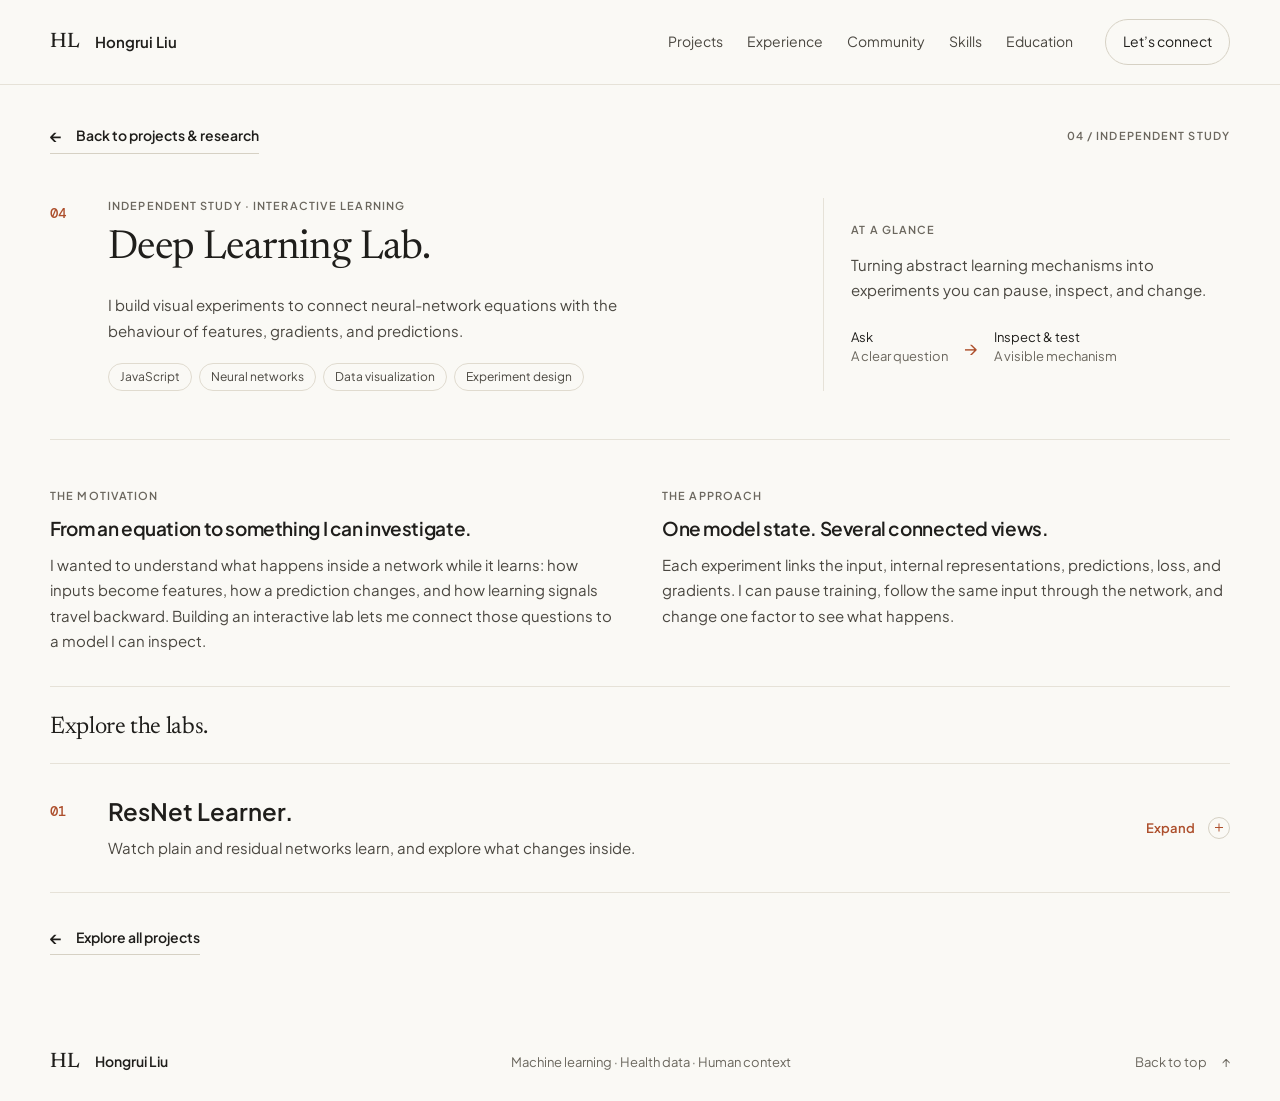
<file: projects/deep-learning-lab/index.html>
<!doctype html>
<html lang="en">
<head>
  <meta charset="utf-8">
  <meta name="viewport" content="width=device-width, initial-scale=1">
  <meta name="description" content="Interactive experiments on how neural networks learn.">
  <meta name="theme-color" content="#faf9f5">
  <meta property="og:title" content="Deep Learning Lab — Hongrui Liu">
  <meta property="og:description" content="Interactive experiments on how neural networks learn.">
  <meta property="og:type" content="website">
  <meta property="og:url" content="https://liuhon33.github.io/projects/deep-learning-lab/">
  <link rel="canonical" href="https://liuhon33.github.io/projects/deep-learning-lab/">
  <link rel="icon" href="../../assets/favicon.svg" type="image/svg+xml">
  <link rel="preconnect" href="https://fonts.googleapis.com">
  <link rel="preconnect" href="https://fonts.gstatic.com" crossorigin>
  <link href="https://fonts.googleapis.com/css2?family=DM+Mono:wght@400;500&family=Newsreader:opsz,wght@6..72,400;6..72,500&family=Plus+Jakarta+Sans:ital,wght@0,400;0,500;0,600;0,700;1,400&display=swap" rel="stylesheet">
  <link rel="stylesheet" href="../../styles.css">
  <script src="../../script.js" defer></script>
  <title>Deep Learning Lab — Hongrui Liu</title>
</head>
<body>
  <a class="skip-link" href="#main">Skip to content</a>
  <header class="site-header"><div class="header-inner container">
    <a class="wordmark" href="../../#home" aria-label="Hongrui Liu, back to introduction"><span class="monogram" aria-hidden="true">HL</span><span>Hongrui Liu</span></a>
    <nav class="desktop-nav" aria-label="Main navigation"><a href="../../#projects">Projects</a><a href="../../#experience">Experience</a><a href="../../#community">Community</a><a href="../../#skills">Skills</a><a href="../../#education">Education</a></nav>
    <a class="header-contact" href="../../#contact">Let’s connect</a>
    <button class="menu-toggle" type="button" aria-expanded="false" aria-controls="mobile-nav">Menu <span aria-hidden="true">☰</span></button>
  </div><nav class="mobile-nav container" id="mobile-nav" aria-label="Mobile navigation"><a href="../../#projects">Projects</a><a href="../../#experience">Experience</a><a href="../../#community">Community</a><a href="../../#skills">Skills</a><a href="../../#education">Education</a><a href="../../#contact">CV &amp; contact</a></nav></header>
  <main id="main" class="container project-page">
    <div class="project-page-navigation"><a class="text-link" href="../../#deep-learning-project"><span aria-hidden="true">←</span> Back to projects &amp; research</a><span class="mini-label">04 / Independent study</span></div>
    <article class="project">
      <div class="project-overview">
  <div class="project-index" aria-hidden="true">04</div>
  <div class="project-copy"><p class="mini-label">Independent study · Interactive learning</p><h1 class="project-page-title">Deep Learning Lab.</h1><p>I build visual experiments to connect neural-network equations with the behaviour of features, gradients, and predictions.</p><ul class="tags" aria-label="Project methods"><li>JavaScript</li><li>Neural networks</li><li>Data visualization</li><li>Experiment design</li></ul></div>
  <div class="project-takeaway"><span class="mini-label">At a glance</span><p>Turning abstract learning mechanisms into experiments you can pause, inspect, and change.</p><div class="cohort-flow" aria-label="Learning workflow: ask a question, inspect a model, test an idea"><span>Ask<br><b>A clear question</b></span><span class="flow-arrow" aria-hidden="true">→</span><span>Inspect &amp; test<br><b>A visible mechanism</b></span></div></div>
</div>
      <div class="details-content lab-content">
  <div class="detail-grid">
    <div><p class="mini-label">The motivation</p><h2>From an equation to something I can investigate.</h2><p>I wanted to understand what happens inside a network while it learns: how inputs become features, how a prediction changes, and how learning signals travel backward. Building an interactive lab lets me connect those questions to a model I can inspect.</p></div>
    <div><p class="mini-label">The approach</p><h2>One model state. Several connected views.</h2><p>Each experiment links the input, internal representations, predictions, loss, and gradients. I can pause training, follow the same input through the network, and change one factor to see what happens.</p></div>
  </div>
  <section class="lab-collection" aria-labelledby="labs-title">
    <h2 id="labs-title">Explore the labs.</h2>
    <ol class="lab-list">
      <li class="project">
        <details class="project-disclosure" id="resnet-learner">
          <summary class="project-summary"><span class="project-row-index" aria-hidden="true">01</span><span class="project-row-copy"><span class="project-row-title">ResNet Learner.</span><span class="project-row-description">Watch plain and residual networks learn, and explore what changes inside.</span></span><span class="project-toggle"><span class="expand-label">Expand</span><span class="collapse-label">Collapse</span><span class="expand-icon" aria-hidden="true"></span></span></summary>
          <div class="project-expanded lab-study">
            <div class="detail-grid">
              <div><p class="mini-label">The project</p><h3>A comparison you can watch.</h3><p>Why can deeper networks become harder to train, and what does a shortcut change? This browser lab compares a plain network with a residual network learning the same landscape, making their progress visible as they train.</p></div>
              <div><p class="mini-label">What I built</p><h3>Connected views, hands-on controls.</h3><p>I built linked feature maps, prediction surfaces, loss curves, and gradient plots. You can pause training, follow one input through the network, and inspect or change individual weights to test an idea.</p></div>
            </div>
            <div class="lab-gallery">
              <figure class="research-figure"><a class="figure-image lab-feature-image" href="../../assets/deep-learning/resnet-features-and-predictions.png" data-lightbox data-title="ResNet Learner · Features and predictions" data-caption="A saved run after 500 updates: 36 hidden blocks, 10 features per layer, seed 7. The upper plots show input and hidden-feature maps; the lower plots show the target and final predictions. Blue is the plain network; orange is the residual network." aria-label="Enlarge the feature maps and prediction surfaces"><img src="../../assets/deep-learning/resnet-features-and-predictions.png" width="1272" height="1311" loading="lazy" alt="Visualizer screenshot: the plain network’s feature map is tightly compressed, while the residual network retains a spread-out grid; below, their prediction surfaces are compared with the target landscape."><span class="zoom-label" aria-hidden="true">View image ↗</span></a><figcaption><h3>From features to predictions.</h3><p>Follow how inputs are represented inside each network, then compare the landscapes they learn.</p></figcaption></figure>
              <figure class="research-figure"><a class="figure-image" href="../../assets/deep-learning/resnet-loss-and-gradients.png" data-lightbox data-title="ResNet Learner · Loss and gradients" data-caption="Loss history and layerwise weight-gradient magnitudes after 500 updates in the same saved run. Blue is the plain network; orange is the residual network. Both vertical axes use logarithmic scales. This illustrates one experiment; outcomes depend on the settings." aria-label="Enlarge the loss curves and gradient plots"><img src="../../assets/deep-learning/resnet-loss-and-gradients.png" width="1257" height="513" loading="lazy" alt="Visualizer screenshot: the residual model’s loss falls as training progresses, while the plain model’s loss stays relatively flat; the adjacent plot shows smaller gradients in the plain model’s early layers."><span class="zoom-label" aria-hidden="true">View image ↗</span></a><figcaption><h3>See where learning changes.</h3><p>Loss curves track progress; gradients across layers reveal where the learning signal is weak or strong.</p></figcaption></figure>
            </div>
            <p class="lab-snapshot-note">Screenshots from one visualizer run: 36 blocks · 10 features per layer · seed 7 · 500 updates.</p>
            <p class="lab-credit">Designed and developed by Hongrui Liu with AI coding assistance.</p>
            <div class="lab-launch"><div><p class="mini-label">The interactive experiment</p><h3>Open Neuro Network Visualizer.</h3><p>Explore the working lab and its student guide in your browser.</p></div><a class="button button-dark" href="https://liuhon33.github.io/neuro-network-visualizer/" target="_blank" rel="noopener">Launch the visualizer <span aria-hidden="true">↗</span><span class="sr-only"> (opens in a new tab)</span></a></div>
          </div>
        </details>
      </li>
    </ol>
  </section>
</div>
    </article>
    <a class="text-link project-page-back" href="../../#projects"><span aria-hidden="true">←</span> Explore all projects</a>
  </main>
  <footer class="site-footer container"><a class="wordmark" href="../../#home"><span class="monogram" aria-hidden="true">HL</span><span>Hongrui Liu</span></a><p>Machine learning · Health data · Human context</p><a href="#main">Back to top <span aria-hidden="true">↑</span></a></footer>
  <dialog class="figure-dialog" id="figure-dialog" aria-labelledby="dialog-title"><div class="dialog-toolbar"><h2 id="dialog-title">Lab screenshot</h2><button class="dialog-close" type="button" aria-label="Close image">Close <span aria-hidden="true">×</span></button></div><div class="dialog-image-wrap"><img id="dialog-image" alt=""></div><div class="dialog-original"><a id="dialog-original" target="_blank" rel="noopener">Open original image <span aria-hidden="true">↗</span></a></div><p id="dialog-caption"></p></dialog>
</body>
</html>
</file>
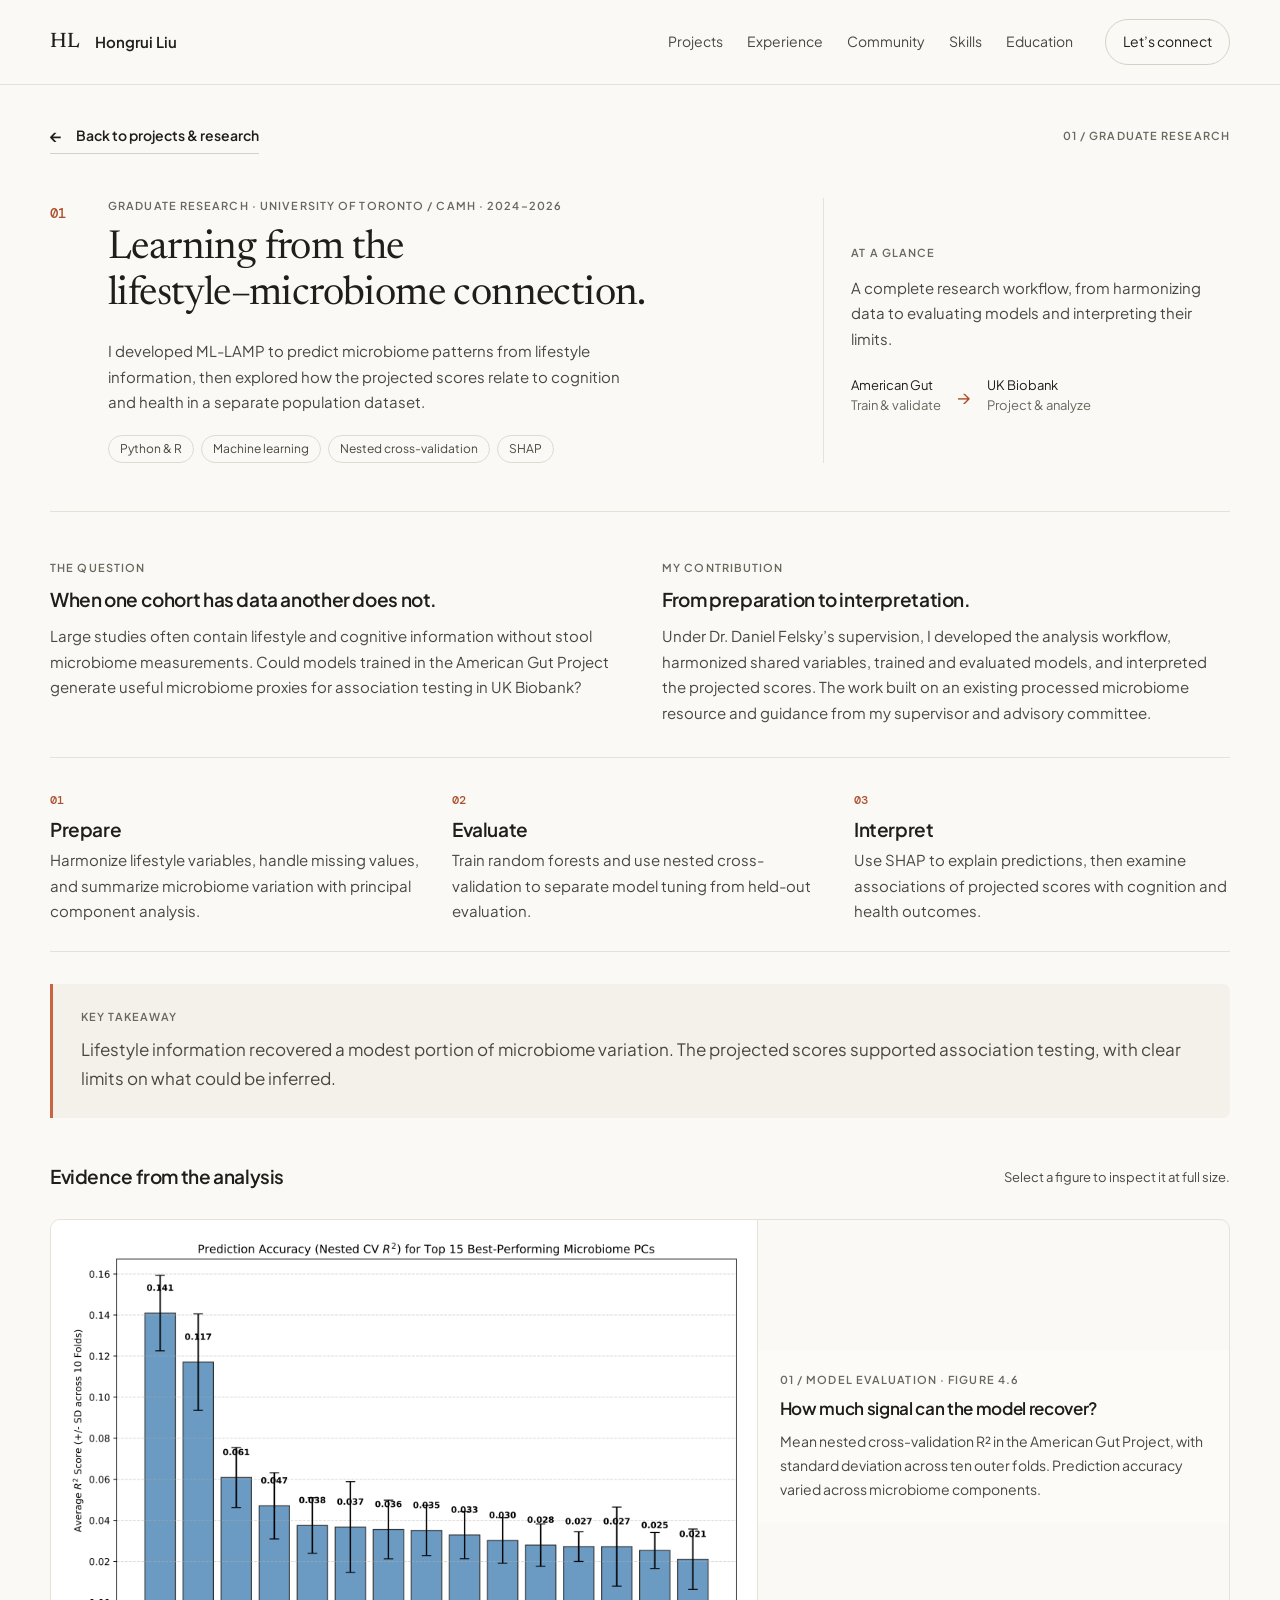
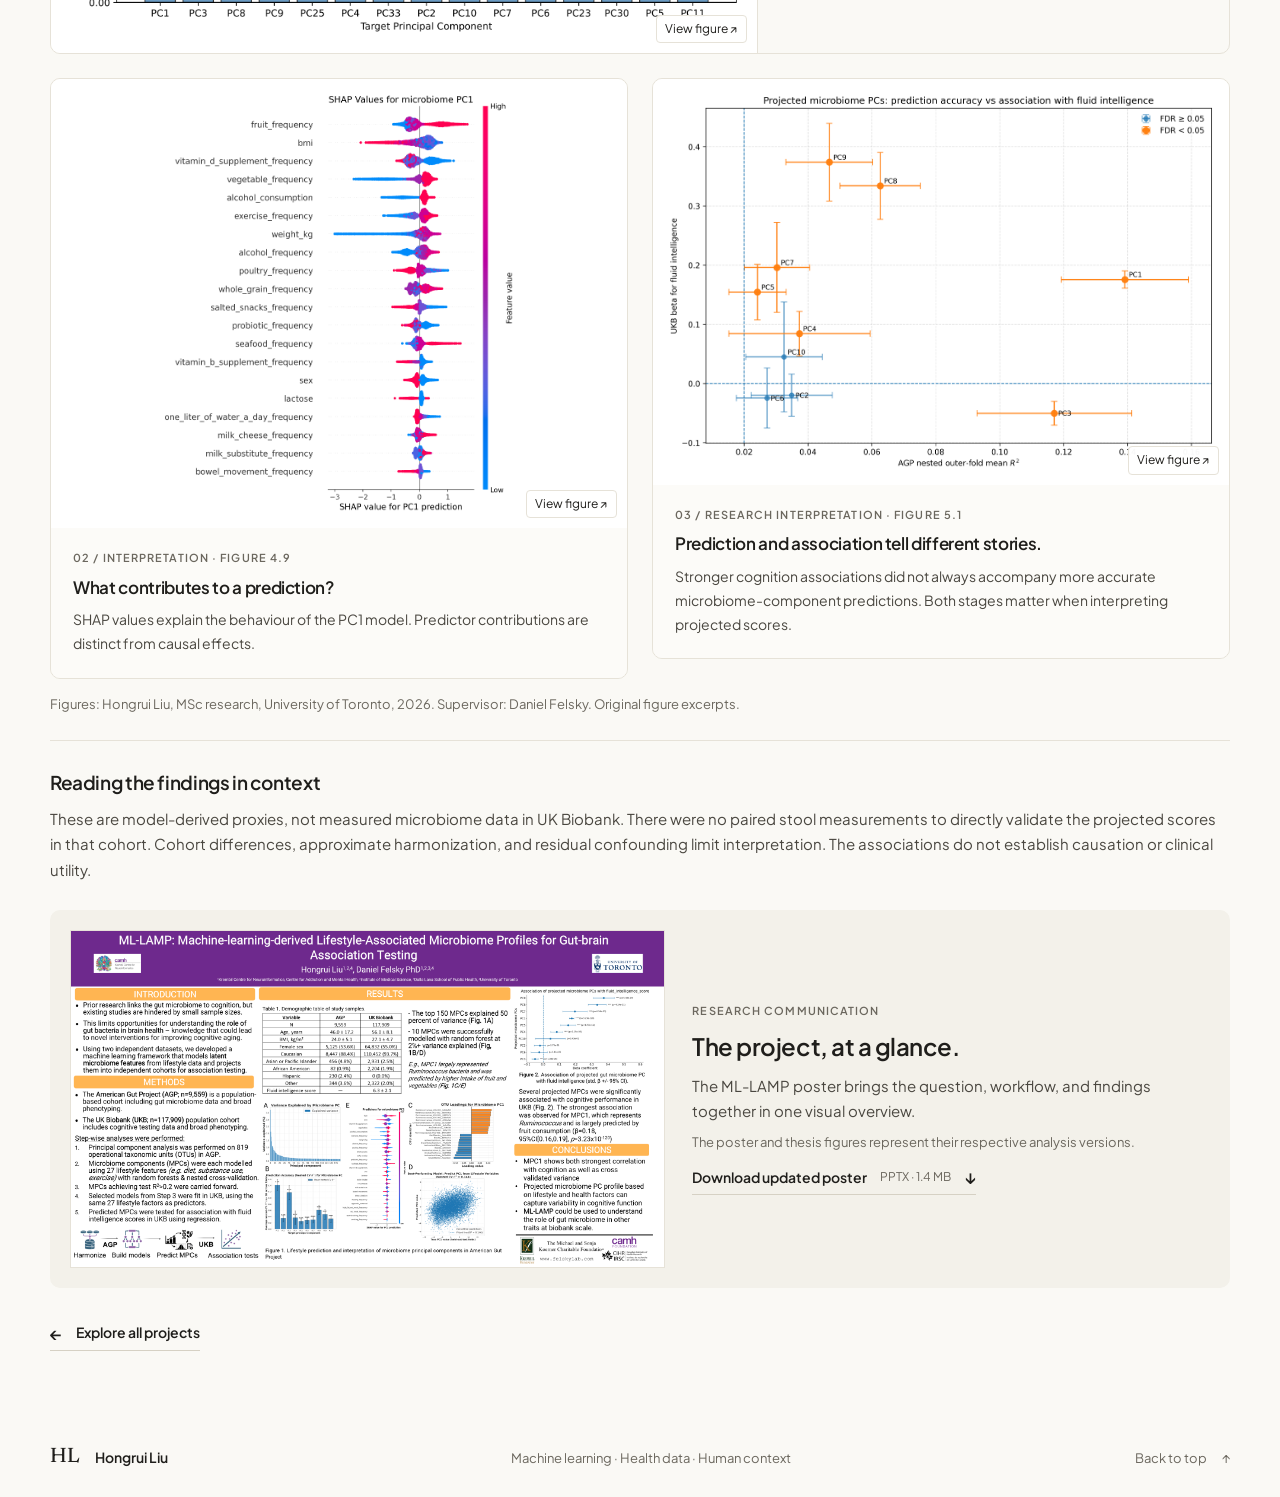
<file: projects/ml-lamp/index.html>
<!doctype html>
<html lang="en">
<head>
  <meta charset="utf-8">
  <meta name="viewport" content="width=device-width, initial-scale=1">
  <meta name="description" content="Predicting microbiome patterns from lifestyle data, then exploring links with cognition and health.">
  <meta name="theme-color" content="#faf9f5">
  <meta property="og:title" content="ML-LAMP research — Hongrui Liu">
  <meta property="og:description" content="Predicting microbiome patterns from lifestyle data, then exploring links with cognition and health.">
  <meta property="og:type" content="website">
  <meta property="og:url" content="https://liuhon33.github.io/projects/ml-lamp/">
  <link rel="canonical" href="https://liuhon33.github.io/projects/ml-lamp/">
  <link rel="icon" href="../../assets/favicon.svg" type="image/svg+xml">
  <link rel="preconnect" href="https://fonts.googleapis.com">
  <link rel="preconnect" href="https://fonts.gstatic.com" crossorigin>
  <link href="https://fonts.googleapis.com/css2?family=DM+Mono:wght@400;500&family=Newsreader:opsz,wght@6..72,400;6..72,500&family=Plus+Jakarta+Sans:ital,wght@0,400;0,500;0,600;0,700;1,400&display=swap" rel="stylesheet">
  <link rel="stylesheet" href="../../styles.css">
  <script src="../../script.js" defer></script>
  <title>ML-LAMP research — Hongrui Liu</title>
</head>
<body>
  <a class="skip-link" href="#main">Skip to content</a>
  <header class="site-header"><div class="header-inner container">
    <a class="wordmark" href="../../#home" aria-label="Hongrui Liu, back to introduction"><span class="monogram" aria-hidden="true">HL</span><span>Hongrui Liu</span></a>
    <nav class="desktop-nav" aria-label="Main navigation"><a href="../../#projects">Projects</a><a href="../../#experience">Experience</a><a href="../../#community">Community</a><a href="../../#skills">Skills</a><a href="../../#education">Education</a></nav>
    <a class="header-contact" href="../../#contact">Let’s connect</a>
    <button class="menu-toggle" type="button" aria-expanded="false" aria-controls="mobile-nav">Menu <span aria-hidden="true">☰</span></button>
  </div><nav class="mobile-nav container" id="mobile-nav" aria-label="Mobile navigation"><a href="../../#projects">Projects</a><a href="../../#experience">Experience</a><a href="../../#community">Community</a><a href="../../#skills">Skills</a><a href="../../#education">Education</a><a href="../../#contact">CV &amp; contact</a></nav></header>
  <main id="main" class="container project-page">
    <div class="project-page-navigation"><a class="text-link" href="../../#graduate-project"><span aria-hidden="true">←</span> Back to projects &amp; research</a><span class="mini-label">01 / Graduate research</span></div>
    <article class="project project-featured">
      <div class="project-overview">
<div aria-hidden="true" class="project-index">01</div>
<div class="project-copy"><p class="mini-label">Graduate research · University of Toronto / CAMH · 2024–2026</p><h1 class="project-page-title">Learning from the<br class="desktop-only"/> lifestyle–microbiome connection.</h1><p>I developed ML-LAMP to predict microbiome patterns from lifestyle information, then explored how the projected scores relate to cognition and health in a separate population dataset.</p><ul aria-label="Project methods" class="tags"><li>Python &amp; R</li><li>Machine learning</li><li>Nested cross-validation</li><li>SHAP</li></ul></div>
<div class="project-takeaway"><span class="mini-label">At a glance</span><p>A complete research workflow, from harmonizing data to evaluating models and interpreting their limits.</p><div aria-label="Workflow: train in the American Gut Project, project scores into UK Biobank" class="cohort-flow"><span>American Gut<br/><b>Train &amp; validate</b></span><span aria-hidden="true" class="flow-arrow">→</span><span>UK Biobank<br/><b>Project &amp; analyze</b></span></div></div>
</div>
      <div class="details-content">
<div class="detail-grid">
<div><p class="mini-label">The question</p><h2>When one cohort has data another does not.</h2><p>Large studies often contain lifestyle and cognitive information without stool microbiome measurements. Could models trained in the American Gut Project generate useful microbiome proxies for association testing in UK Biobank?</p></div>
<div><p class="mini-label">My contribution</p><h2>From preparation to interpretation.</h2><p>Under Dr. Daniel Felsky’s supervision, I developed the analysis workflow, harmonized shared variables, trained and evaluated models, and interpreted the projected scores. The work built on an existing processed microbiome resource and guidance from my supervisor and advisory committee.</p></div>
</div>
<div class="method-steps"><div><span>01</span><h2>Prepare</h2><p>Harmonize lifestyle variables, handle missing values, and summarize microbiome variation with principal component analysis.</p></div><div><span>02</span><h2>Evaluate</h2><p>Train random forests and use nested cross-validation to separate model tuning from held-out evaluation.</p></div><div><span>03</span><h2>Interpret</h2><p>Use SHAP to explain predictions, then examine associations of projected scores with cognition and health outcomes.</p></div></div>
<div class="finding-callout"><p class="mini-label">Key takeaway</p><p>Lifestyle information recovered a modest portion of microbiome variation. The projected scores supported association testing, with clear limits on what could be inferred.</p></div>
<div class="figures-heading"><h2>Evidence from the analysis</h2><p>Select a figure to inspect it at full size.</p></div>
<div class="figure-grid">
<figure class="research-figure figure-wide"><a aria-label="Enlarge Figure 4.6: model evaluation" class="figure-image" data-caption="Mean nested cross-validation R² in the American Gut Project. Error bars show standard deviation across ten outer folds. These are microbiome-component predictions, not cognition predictions." data-lightbox="" data-title="Model evaluation · Figure 4.6" href="../../assets/research/model-validation.png"><img alt="Bar chart showing cross-validated prediction R-squared for 15 microbiome components. PC1 and PC3 perform best, with visible variation across folds." height="537" loading="lazy" src="../../assets/research/model-validation.png" width="895"/><span aria-hidden="true" class="zoom-label">View figure ↗</span></a><figcaption><span class="mini-label">01 / Model evaluation · Figure 4.6</span><h3>How much signal can the model recover?</h3><p>Mean nested cross-validation R² in the American Gut Project, with standard deviation across ten outer folds. Prediction accuracy varied across microbiome components.</p></figcaption></figure>
<figure class="research-figure"><a aria-label="Enlarge Figure 4.9: PC1 SHAP interpretation" class="figure-image figure-tall" data-caption="SHAP values describe how lifestyle variables contribute to PC1 model predictions. They describe model behaviour, not causal effects." data-lightbox="" data-title="Model interpretation · Figure 4.9" href="../../assets/research/pc1-shap.png"><img alt="SHAP summary plot showing how lifestyle variables, including fruit frequency, BMI, and vitamin D supplement frequency, contribute to predicted microbiome PC1." height="2068" loading="lazy" src="../../assets/research/pc1-shap.png" width="1738"/><span aria-hidden="true" class="zoom-label">View figure ↗</span></a><figcaption><span class="mini-label">02 / Interpretation · Figure 4.9</span><h3>What contributes to a prediction?</h3><p>SHAP values explain the behaviour of the PC1 model. Predictor contributions are distinct from causal effects.</p></figcaption></figure>
<figure class="research-figure"><a aria-label="Enlarge Figure 5.1: prediction accuracy and cognition associations" class="figure-image" data-caption="Prediction accuracy in the American Gut Project and cognition-association strength in UK Biobank measure different properties. Stronger associations did not always accompany better upstream predictions." data-lightbox="" data-title="Prediction and association · Figure 5.1" href="../../assets/research/prediction-and-association.png"><img alt="Scatter plot comparing American Gut Project prediction accuracy on the horizontal axis with UK Biobank cognition-association coefficients on the vertical axis. Each component has uncertainty intervals." height="898" loading="lazy" src="../../assets/research/prediction-and-association.png" width="1299"/><span aria-hidden="true" class="zoom-label">View figure ↗</span></a><figcaption><span class="mini-label">03 / Research interpretation · Figure 5.1</span><h3>Prediction and association tell different stories.</h3><p>Stronger cognition associations did not always accompany more accurate microbiome-component predictions. Both stages matter when interpreting projected scores.</p></figcaption></figure>
</div>
<p class="attribution">Figures: Hongrui Liu, MSc research, University of Toronto, 2026. Supervisor: Daniel Felsky. Original figure excerpts.</p>
<aside class="research-limitations"><h2>Reading the findings in context</h2><p>These are model-derived proxies, not measured microbiome data in UK Biobank. There were no paired stool measurements to directly validate the projected scores in that cohort. Cohort differences, approximate harmonization, and residual confounding limit interpretation. The associations do not establish causation or clinical utility.</p></aside>
<div class="poster-block"><a aria-label="Enlarge the updated ML-LAMP research poster" data-caption="Hongrui Liu and Daniel Felsky. The poster presents its own analysis version; its sample counts should not be combined with those in the thesis figures." data-lightbox="" data-title="ML-LAMP research poster · Updated version" href="../../assets/research/ml-lamp-poster.png?v=20261029"><img alt="Updated ML-LAMP research poster by Hongrui Liu and Daniel Felsky, presenting the modelling workflow, validation, interpretation, and cognition association results." height="2265" loading="lazy" src="../../assets/research/ml-lamp-poster.png?v=20261029" width="4000"/></a><div><p class="mini-label">Research communication</p><h2>The project, at a glance.</h2><p>The ML-LAMP poster brings the question, workflow, and findings together in one visual overview.</p><p class="small-note">The poster and thesis figures represent their respective analysis versions.</p><a class="text-link" download="" href="../../assets/downloads/Hongrui-Liu-ML-LAMP-Poster.pptx?v=20261029">Download updated poster <span class="file-type">PPTX · 1.4 MB</span> <span aria-hidden="true">↓</span></a></div></div>
</div>
    </article>
    <a class="text-link project-page-back" href="../../#projects"><span aria-hidden="true">←</span> Explore all projects</a>
  </main>
  <footer class="site-footer container"><a class="wordmark" href="../../#home"><span class="monogram" aria-hidden="true">HL</span><span>Hongrui Liu</span></a><p>Machine learning · Health data · Human context</p><a href="#main">Back to top <span aria-hidden="true">↑</span></a></footer>
  <dialog aria-labelledby="dialog-title" class="figure-dialog" id="figure-dialog"><div class="dialog-toolbar"><h2 id="dialog-title">Research figure</h2><button aria-label="Close figure" class="dialog-close" type="button">Close <span aria-hidden="true">×</span></button></div><div class="dialog-image-wrap"><img alt="" id="dialog-image"/></div><div class="dialog-original"><a id="dialog-original" rel="noopener" target="_blank">Open original image <span aria-hidden="true">↗</span></a></div><p id="dialog-caption"></p></dialog>
</body>
</html>
</file>
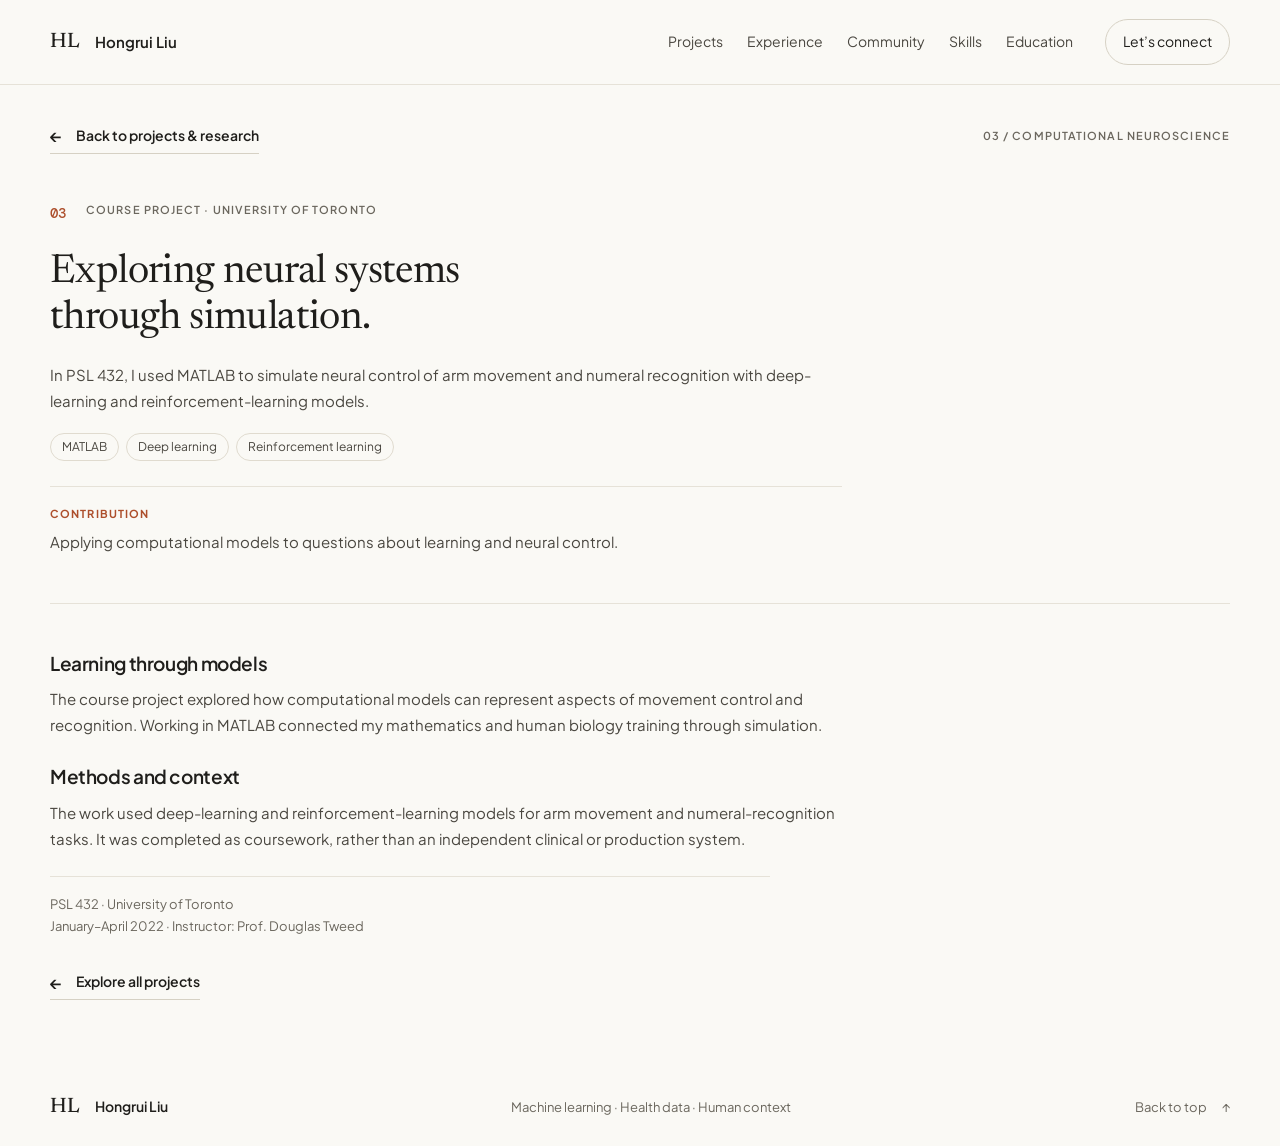
<file: projects/neural-simulation/index.html>
<!doctype html>
<html lang="en">
<head>
  <meta charset="utf-8">
  <meta name="viewport" content="width=device-width, initial-scale=1">
  <meta name="description" content="MATLAB models of movement control and numeral recognition for computational neuroscience coursework.">
  <meta name="theme-color" content="#faf9f5">
  <meta property="og:title" content="Exploring neural systems through simulation — Hongrui Liu">
  <meta property="og:description" content="MATLAB models of movement control and numeral recognition for computational neuroscience coursework.">
  <meta property="og:type" content="website">
  <meta property="og:url" content="https://liuhon33.github.io/projects/neural-simulation/">
  <link rel="canonical" href="https://liuhon33.github.io/projects/neural-simulation/">
  <link rel="icon" href="../../assets/favicon.svg" type="image/svg+xml">
  <link rel="preconnect" href="https://fonts.googleapis.com">
  <link rel="preconnect" href="https://fonts.gstatic.com" crossorigin>
  <link href="https://fonts.googleapis.com/css2?family=DM+Mono:wght@400;500&family=Newsreader:opsz,wght@6..72,400;6..72,500&family=Plus+Jakarta+Sans:ital,wght@0,400;0,500;0,600;0,700;1,400&display=swap" rel="stylesheet">
  <link rel="stylesheet" href="../../styles.css">
  <script src="../../script.js" defer></script>
  <title>Exploring neural systems through simulation — Hongrui Liu</title>
</head>
<body>
  <a class="skip-link" href="#main">Skip to content</a>
  <header class="site-header"><div class="header-inner container">
    <a class="wordmark" href="../../#home" aria-label="Hongrui Liu, back to introduction"><span class="monogram" aria-hidden="true">HL</span><span>Hongrui Liu</span></a>
    <nav class="desktop-nav" aria-label="Main navigation"><a href="../../#projects">Projects</a><a href="../../#experience">Experience</a><a href="../../#community">Community</a><a href="../../#skills">Skills</a><a href="../../#education">Education</a></nav>
    <a class="header-contact" href="../../#contact">Let’s connect</a>
    <button class="menu-toggle" type="button" aria-expanded="false" aria-controls="mobile-nav">Menu <span aria-hidden="true">☰</span></button>
  </div><nav class="mobile-nav container" id="mobile-nav" aria-label="Mobile navigation"><a href="../../#projects">Projects</a><a href="../../#experience">Experience</a><a href="../../#community">Community</a><a href="../../#skills">Skills</a><a href="../../#education">Education</a><a href="../../#contact">CV &amp; contact</a></nav></header>
  <main id="main" class="container project-page">
    <div class="project-page-navigation"><a class="text-link" href="../../#neuroscience-project"><span aria-hidden="true">←</span> Back to projects &amp; research</a><span class="mini-label">03 / Computational neuroscience</span></div>
    <article class="project">
      <div class="secondary-overview"><div class="project-topline"><span aria-hidden="true" class="project-index">03</span><span class="mini-label">Course project · University of Toronto</span></div><h1 class="project-page-title">Exploring neural systems<br/>through simulation.</h1><p>In PSL 432, I used MATLAB to simulate neural control of arm movement and numeral recognition with deep-learning and reinforcement-learning models.</p><ul aria-label="Project methods" class="tags"><li>MATLAB</li><li>Deep learning</li><li>Reinforcement learning</li></ul><p class="project-outcome"><strong>Contribution</strong> Applying computational models to questions about learning and neural control.</p></div>
      <div class="details-content"><h2>Learning through models</h2><p>The course project explored how computational models can represent aspects of movement control and recognition. Working in MATLAB connected my mathematics and human biology training through simulation.</p><h2>Methods and context</h2><p>The work used deep-learning and reinforcement-learning models for arm movement and numeral-recognition tasks. It was completed as coursework, rather than an independent clinical or production system.</p><p class="project-credit">PSL 432 · University of Toronto<br/>January–April 2022 · Instructor: Prof. Douglas Tweed</p></div>
    </article>
    <a class="text-link project-page-back" href="../../#projects"><span aria-hidden="true">←</span> Explore all projects</a>
  </main>
  <footer class="site-footer container"><a class="wordmark" href="../../#home"><span class="monogram" aria-hidden="true">HL</span><span>Hongrui Liu</span></a><p>Machine learning · Health data · Human context</p><a href="#main">Back to top <span aria-hidden="true">↑</span></a></footer>

</body>
</html>
</file>
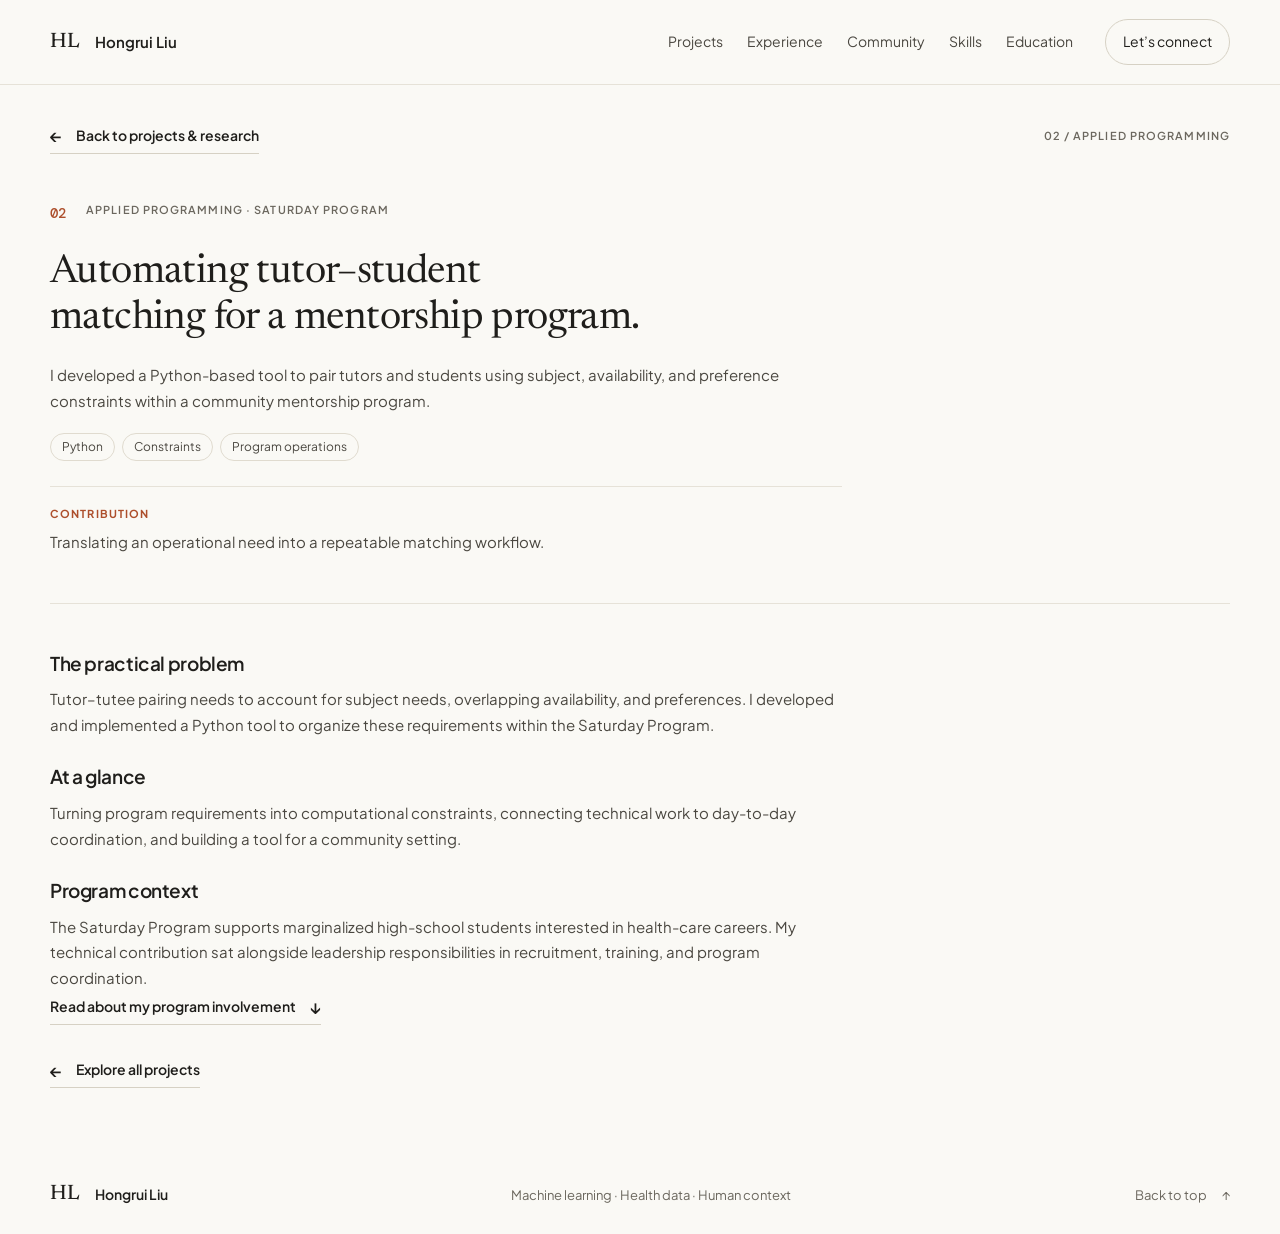
<file: projects/saturday-matching/index.html>
<!doctype html>
<html lang="en">
<head>
  <meta charset="utf-8">
  <meta name="viewport" content="width=device-width, initial-scale=1">
  <meta name="description" content="A Python tool for pairing tutors and students around subjects, availability, and preferences.">
  <meta name="theme-color" content="#faf9f5">
  <meta property="og:title" content="Automating tutor–student matching — Hongrui Liu">
  <meta property="og:description" content="A Python tool for pairing tutors and students around subjects, availability, and preferences.">
  <meta property="og:type" content="website">
  <meta property="og:url" content="https://liuhon33.github.io/projects/saturday-matching/">
  <link rel="canonical" href="https://liuhon33.github.io/projects/saturday-matching/">
  <link rel="icon" href="../../assets/favicon.svg" type="image/svg+xml">
  <link rel="preconnect" href="https://fonts.googleapis.com">
  <link rel="preconnect" href="https://fonts.gstatic.com" crossorigin>
  <link href="https://fonts.googleapis.com/css2?family=DM+Mono:wght@400;500&family=Newsreader:opsz,wght@6..72,400;6..72,500&family=Plus+Jakarta+Sans:ital,wght@0,400;0,500;0,600;0,700;1,400&display=swap" rel="stylesheet">
  <link rel="stylesheet" href="../../styles.css">
  <script src="../../script.js" defer></script>
  <title>Automating tutor–student matching — Hongrui Liu</title>
</head>
<body>
  <a class="skip-link" href="#main">Skip to content</a>
  <header class="site-header"><div class="header-inner container">
    <a class="wordmark" href="../../#home" aria-label="Hongrui Liu, back to introduction"><span class="monogram" aria-hidden="true">HL</span><span>Hongrui Liu</span></a>
    <nav class="desktop-nav" aria-label="Main navigation"><a href="../../#projects">Projects</a><a href="../../#experience">Experience</a><a href="../../#community">Community</a><a href="../../#skills">Skills</a><a href="../../#education">Education</a></nav>
    <a class="header-contact" href="../../#contact">Let’s connect</a>
    <button class="menu-toggle" type="button" aria-expanded="false" aria-controls="mobile-nav">Menu <span aria-hidden="true">☰</span></button>
  </div><nav class="mobile-nav container" id="mobile-nav" aria-label="Mobile navigation"><a href="../../#projects">Projects</a><a href="../../#experience">Experience</a><a href="../../#community">Community</a><a href="../../#skills">Skills</a><a href="../../#education">Education</a><a href="../../#contact">CV &amp; contact</a></nav></header>
  <main id="main" class="container project-page">
    <div class="project-page-navigation"><a class="text-link" href="../../#matching-project"><span aria-hidden="true">←</span> Back to projects &amp; research</a><span class="mini-label">02 / Applied programming</span></div>
    <article class="project">
      <div class="secondary-overview"><div class="project-topline"><span aria-hidden="true" class="project-index">02</span><span class="mini-label">Applied programming · Saturday Program</span></div><h1 class="project-page-title">Automating tutor–student<br/>matching for a mentorship program.</h1><p>I developed a Python-based tool to pair tutors and students using subject, availability, and preference constraints within a community mentorship program.</p><ul aria-label="Project methods" class="tags"><li>Python</li><li>Constraints</li><li>Program operations</li></ul><p class="project-outcome"><strong>Contribution</strong> Translating an operational need into a repeatable matching workflow.</p></div>
      <div class="details-content"><h2>The practical problem</h2><p>Tutor–tutee pairing needs to account for subject needs, overlapping availability, and preferences. I developed and implemented a Python tool to organize these requirements within the Saturday Program.</p><h2>At a glance</h2><p>Turning program requirements into computational constraints, connecting technical work to day-to-day coordination, and building a tool for a community setting.</p><h2>Program context</h2><p>The Saturday Program supports marginalized high-school students interested in health-care careers. My technical contribution sat alongside leadership responsibilities in recruitment, training, and program coordination.</p><a class="text-link" href="../../#saturday-program">Read about my program involvement <span aria-hidden="true">↓</span></a></div>
    </article>
    <a class="text-link project-page-back" href="../../#projects"><span aria-hidden="true">←</span> Explore all projects</a>
  </main>
  <footer class="site-footer container"><a class="wordmark" href="../../#home"><span class="monogram" aria-hidden="true">HL</span><span>Hongrui Liu</span></a><p>Machine learning · Health data · Human context</p><a href="#main">Back to top <span aria-hidden="true">↑</span></a></footer>

</body>
</html>
</file>
<file: styles.css>
/* A small, dependency-free portfolio. Content remains usable without JavaScript. */
:root{--paper:#faf9f5;--white:#fff;--ink:#1f1e1b;--body:#4a4740;--muted:#6b675e;--line:#e6e2d8;--sage:#f3f1ea;--accent:#ad4f2c;--sand:#f3efe6;--radius:18px;--header-height:84px;--max:1180px;--font-sans:'Plus Jakarta Sans',-apple-system,BlinkMacSystemFont,'Segoe UI',sans-serif;--font-mono:'DM Mono',ui-monospace,SFMono-Regular,Consolas,monospace;--fs-label:11px;--fs-tag:12px;--fs-meta:13px;--fs-ui:14px;--fs-body:15px;--fs-lead:17px;--fs-h4:19px;--fs-h3:24px;--fs-h2:36px;--fs-h1:clamp(36px,4.2vw,56px)}
*{box-sizing:border-box}
html{scroll-behavior:smooth;scroll-padding-top:calc(var(--header-height) + 22px)}
body{margin:0;background:var(--paper);color:var(--ink);font-family:var(--font-sans);font-size:var(--fs-body);line-height:1.7;-webkit-font-smoothing:antialiased}
body.modal-open{overflow:hidden}
a{color:inherit;text-decoration:none;text-underline-offset:4px}
button{font:inherit;color:inherit;cursor:pointer}
img{max-width:100%;height:auto;display:block}
h1,h2,h3,h4,h5,p,figure{margin:0}
h1,h2,h3,h4,h5{line-height:1.2;font-weight:600;letter-spacing:-.02em}
p{color:var(--body)}
::selection{background:#f2d9cb;color:var(--ink)}
:focus-visible{outline:3px solid #c96442;outline-offset:5px;border-radius:3px}
[id]{scroll-margin-top:calc(var(--header-height) + 22px)}
.container{width:min(var(--max),calc(100% - 96px));margin-inline:auto}
.skip-link{position:fixed;z-index:100;top:-100px;left:16px;background:var(--ink);color:white;padding:10px 18px;border-radius:5px}
.skip-link:focus{top:12px}
.sr-only{position:absolute;width:1px;height:1px;padding:0;margin:-1px;overflow:hidden;clip-path:inset(50%);white-space:nowrap;border:0}
.site-header{position:sticky;top:0;z-index:20;background:rgba(250,249,245,.94);border-bottom:1px solid var(--line)}
.header-inner{height:var(--header-height);display:flex;align-items:center;gap:32px;justify-content:space-between}
.wordmark{display:flex;align-items:center;gap:12px;white-space:nowrap;font-size:15px;font-weight:600}
.monogram{height:36px;width:36px;border:1px solid #d6d1c4;border-radius:50%;display:grid;place-content:center;font:600 14px var(--font-sans);letter-spacing:-.03em}
.desktop-nav{display:flex;align-items:center;gap:24px;margin-left:auto}
.desktop-nav a{font-size:var(--fs-ui);color:var(--body);padding:12px 0;position:relative}
.desktop-nav a::after{content:"";height:2px;position:absolute;bottom:4px;left:0;right:0;background:var(--accent);transform:scaleX(0);transition:transform .18s}
.desktop-nav a:hover::after,.desktop-nav a[aria-current="location"]::after{transform:scaleX(1)}
.header-contact{display:flex;align-items:center;gap:22px;border:1px solid #d6d1c4;border-radius:100px;padding:10px 17px;font-size:var(--fs-ui)}
.header-contact:hover{background:var(--sage)}
.header-contact span{font-size:18px}
.menu-toggle,.mobile-nav{display:none}
.hero{padding-block:86px 76px;display:grid;grid-template-columns:1.15fr 1fr;gap:66px;align-items:center}
.eyebrow{display:flex;align-items:center;gap:10px;text-transform:uppercase;letter-spacing:.12em;font-size:var(--fs-label);font-weight:600;color:var(--accent);line-height:1.5}
.status-dot{display:inline-block;width:7px;height:7px;background:#c96442;border-radius:50%}
.eyebrow-divider{color:#b5afa3;padding-inline:4px}
h1{font-size:var(--fs-h1);line-height:1.08;margin:22px 0 24px;font-weight:600;letter-spacing:-.03em}
.hero-intro{font-size:var(--fs-lead);max-width:520px;line-height:1.7;color:var(--ink)}
.hero-bio{font-size:var(--fs-lead);max-width:520px;margin-top:16px;color:var(--body);line-height:1.7}
.hero-actions{display:flex;gap:29px;align-items:center;margin-top:29px}
.button{display:inline-flex;gap:34px;align-items:center;justify-content:center;padding:13px 23px;border-radius:7px;font-size:var(--fs-ui);line-height:1.6;font-weight:600;transition:background .15s,transform .15s}
.button-dark{background:var(--ink);color:var(--paper)}
.button-dark:hover{background:#3a3935;transform:translateY(-2px)}
.text-link{font-size:var(--fs-ui);font-weight:600;display:inline-flex;align-items:center;gap:13px;border-bottom:1px solid #d6d1c4;padding-block:5px}
.text-link:hover{color:var(--accent);border-bottom-color:var(--accent)}
.text-link span[aria-hidden]{font-size:17px;line-height:1}
.hero-research{position:relative;padding:18px 0 0}
.hero-research::before{content:"";position:absolute;inset:-6px -16px 50px 25px;border-radius:var(--radius);background:#ece6da;transform:rotate(3deg);z-index:-1}
.research-window{background:var(--white);border:1px solid var(--line);border-radius:var(--radius);overflow:hidden;box-shadow:0 18px 45px -32px #3b342a66}
.window-heading{padding:18px 23px;display:flex;align-items:center;justify-content:space-between;border-bottom:1px solid #e6e2d8;background:#fcfbf8;gap:10px}
.small-label{font-size:var(--fs-meta);color:var(--body)}
.window-mark{font:500 var(--fs-tag) var(--font-mono);color:var(--muted)}
.hero-figure-link{display:block;padding:23px 17px 18px;transition:opacity .2s}
.hero-figure-link:hover{opacity:.8}
.hero-figure-link img{width:100%}
.window-caption{padding:24px 28px 25px;background:#f3f1ea;border-top:1px solid #e6e2d8}
.mini-label{display:block;font-size:var(--fs-label);line-height:1.5;letter-spacing:.1em;text-transform:uppercase;color:var(--muted);font-weight:600}
.window-caption h2{font-size:var(--fs-h3);margin:10px 0}
.window-caption p{font-size:var(--fs-body);max-width:320px;margin-bottom:9px}
.window-caption .text-link{}
.figure-note{font-size:var(--fs-meta);margin-top:17px;text-align:right;color:var(--muted)}
.figure-note span{margin-right:7px}
.foundation-strip{border-top:1px solid var(--line);border-bottom:1px solid var(--line);display:grid;grid-template-columns:1.2fr 1fr 1.1fr;padding-block:23px;gap:25px}
.foundation-strip>div+div{padding-left:29px;border-left:1px solid var(--line)}
.foundation-strip .mini-label{margin-bottom:6px}
.foundation-strip strong{font-size:var(--fs-body);font-weight:600}
.foundation-strip strong span{font-weight:400;color:var(--muted);padding-inline:2px}
.section{padding-block:92px}
.section-heading{display:flex;align-items:flex-end;justify-content:space-between;gap:36px;margin-bottom:37px}
.section-heading .eyebrow,.section-intro .eyebrow{margin-bottom:16px}
.section-heading h2,.section-intro h2{font-size:var(--fs-h2);line-height:1.15}
.section-heading>p{font-size:var(--fs-body);max-width:440px}
.project{background:var(--white);border:1px solid var(--line);border-radius:var(--radius);overflow:hidden}
.project-featured{background:#faf9f5}
.project-overview{display:grid;grid-template-columns:40px 1.7fr 1fr;gap:26px;padding:36px}
.project-index{font:500 var(--fs-ui) var(--font-mono);color:var(--accent);line-height:1.4;padding-top:6px}
.project-copy h3{font-size:var(--fs-h3);line-height:1.25;margin:12px 0 16px}
.project-copy>p:not(.mini-label){font-size:var(--fs-body);max-width:520px}
.tags{display:flex;flex-wrap:wrap;list-style:none;padding:0;gap:7px;margin:20px 0 0}
.tags li{border:1px solid #e0dbcf;border-radius:100px;padding:4px 11px;font-size:var(--fs-tag);line-height:1.5;color:#4a4740;white-space:nowrap}
.project-takeaway{border-left:1px solid #e6e2d8;padding-left:27px;display:flex;flex-direction:column;justify-content:center}
.project-takeaway>p{font-size:var(--fs-body);margin-top:13px}
.cohort-flow{margin-top:25px;display:flex;align-items:center;gap:16px;font-size:var(--fs-meta);line-height:1.5}
.cohort-flow b{font-weight:400;color:var(--muted);font-size:var(--fs-meta)}
.flow-arrow{font-size:19px;color:var(--accent)}
.project-details{border-top:1px solid var(--line)}
.project-details>summary{list-style:none;display:flex;align-items:center;justify-content:space-between;gap:15px;padding:18px 28px;font-size:var(--fs-ui);font-weight:600;cursor:pointer;transition:background .15s}
.project-featured .project-details>summary{padding-left:102px}
.project-details>summary::-webkit-details-marker{display:none}
.project-details>summary:hover{background:#f3f1ea}
.project-details>summary small{font-size:var(--fs-meta);font-weight:400;color:var(--muted);margin-left:16px}
.expand-icon{position:relative;width:22px;height:22px;flex-shrink:0;border:1px solid #d6d1c4;border-radius:50%}
.expand-icon::before,.expand-icon::after{content:"";position:absolute;width:8px;height:1px;left:6px;top:9px;background:var(--accent)}
.expand-icon::after{transform:rotate(90deg);transition:transform .2s}
.project-details[open] .expand-icon::after{transform:rotate(0)}
.project-details[open]>summary{background:#f3f1ea;border-bottom:1px solid var(--line)}
.details-content{padding:32px;background:var(--white)}
.details-content :is(h2,h4){font-size:var(--fs-h4);margin:12px 0}
.details-content p{font-size:var(--fs-body)}
.detail-grid{display:grid;grid-template-columns:1fr 1fr;gap:44px}
.method-steps{display:grid;grid-template-columns:repeat(3,1fr);gap:26px;margin:32px 0;padding:27px 0;border-block:1px solid var(--line)}
.method-steps span{font:500 var(--fs-tag) var(--font-mono);color:var(--accent)}
.method-steps :is(h2,h4){font-size:var(--fs-h4);margin:7px 0}
.method-steps p{font-size:var(--fs-body)}
.finding-callout{padding:25px 28px;background:var(--sage);border-left:3px solid #c96442;border-radius:0 7px 7px 0}
.finding-callout p:last-child{font-size:var(--fs-lead);margin-top:10px}
.figures-heading{margin:35px 0 19px;display:flex;justify-content:space-between;gap:20px;align-items:center}
.figures-heading h4{margin:0}
.figures-heading p{font-size:var(--fs-meta)}
.figure-grid{display:grid;grid-template-columns:1fr 1fr;gap:24px;align-items:start}
.research-figure{border:1px solid var(--line);border-radius:10px;overflow:hidden}
.figure-wide{grid-column:1/-1;display:grid;grid-template-columns:1.5fr 1fr;align-items:center}
.figure-image{display:block;position:relative;background:#fff;padding:12px}
.figure-image img{width:100%;height:auto}
.figure-wide .figure-image{border-right:1px solid var(--line)}
.figure-tall img{max-height:425px;object-fit:contain}
.zoom-label{position:absolute;right:10px;bottom:10px;background:rgba(255,255,255,.96);padding:3px 8px;border-radius:4px;border:1px solid var(--line);font-size:var(--fs-tag);color:var(--ink)}
.figure-image:hover .zoom-label{background:var(--sage)}
.research-figure figcaption{padding:22px;background:#fcfbf8}
.research-figure :is(h3,h5){font-size:var(--fs-lead);line-height:1.4;margin:9px 0}
.research-figure figcaption p{font-size:var(--fs-ui)}
.attribution{font-size:var(--fs-meta)!important;color:var(--muted);margin:14px 0 25px}
.research-limitations{border-top:1px solid var(--line);padding-top:18px}
.research-limitations :is(h2,h4){font-size:var(--fs-h4)}
.poster-block{margin-top:28px;display:grid;grid-template-columns:1.15fr 1fr;gap:27px;align-items:center;background:var(--paper);padding:20px;border-radius:10px}
.poster-block>a{display:block;border:1px solid var(--line);background:var(--white)}
.poster-block :is(h2,h4){font-size:var(--fs-h3)}
.poster-block p{font-size:var(--fs-body)}
.poster-block .small-note{font-size:var(--fs-meta);color:var(--muted);margin-top:7px}
.poster-block .text-link{margin-top:8px;flex-wrap:wrap}
.file-type{font-size:var(--fs-tag);font-weight:400;color:var(--muted)}
.secondary-projects{display:grid;grid-template-columns:1fr 1fr;gap:24px;margin-top:24px;align-items:start}
.secondary-overview{padding:29px 30px 25px}
.project-topline{display:flex;align-items:center;gap:20px;margin-bottom:27px}
.project-topline .mini-label{}
.secondary-overview h3{font-size:var(--fs-h3);margin-bottom:17px;line-height:1.25}
.secondary-overview>p{font-size:var(--fs-body)}
.secondary-overview .tags{min-height:24px}
.secondary-overview .project-outcome{font-size:var(--fs-body);margin-top:25px;padding-top:18px;border-top:1px solid var(--line)}
.project-outcome strong{display:block;text-transform:uppercase;font-size:var(--fs-label);letter-spacing:.1em;color:var(--accent);margin-bottom:5px}
.secondary-projects .details-content h4:not(:first-child){margin-top:24px}
.project-credit{margin-top:25px;border-top:1px solid var(--line);padding-top:16px;color:var(--muted);font-size:var(--fs-meta)!important}
.section-tinted{background:#faf9f5;border-block:1px solid var(--line)}
.experience-layout{display:grid;grid-template-columns:1fr 1.7fr;gap:84px}
.section-intro>p:last-child{font-size:var(--fs-body);margin-top:22px;max-width:320px}
.experience-entry+.experience-entry{border-top:1px solid #e6e2d8;margin-top:34px;padding-top:34px}
.entry-heading{display:flex;align-items:start;justify-content:space-between;gap:18px}
.entry-heading .mini-label{max-width:340px}
.entry-date{font-size:var(--fs-meta);color:var(--muted);line-height:1.6}
.entry-heading .entry-date{white-space:nowrap}
.experience-entry h3{font-size:var(--fs-h3);margin:13px 0 14px}
.experience-entry>p{font-size:var(--fs-body)}
.experience-entry .entry-focus{font-size:var(--fs-meta);color:var(--accent);margin-top:16px}
.entry-focus span{padding-inline:7px}
.community-grid{display:grid;grid-template-columns:1fr 1fr;gap:55px}
.community-entry{border-top:1px solid #d6d1c4;padding-top:26px}
.community-number{font:500 var(--fs-tag) var(--font-mono);letter-spacing:.06em;color:var(--accent);margin-bottom:20px;text-transform:uppercase}
.community-entry h3{font-size:var(--fs-h3);margin-bottom:9px}
.role-title{font-size:var(--fs-ui);color:var(--accent);margin-bottom:17px;font-weight:500}
.community-entry>p:not(.role-title):not(.entry-date){font-size:var(--fs-body)}
.community-entry .entry-date{margin:16px 0 13px}
.community-reflection{font-family:var(--font-sans);font-size:var(--fs-lead)!important;border-left:2px solid #c96442;padding-left:19px;margin-top:25px;color:var(--ink);font-weight:500;line-height:1.6}
.skills-section{background:#faf9f5;border-block:1px solid #e6e2d8}
.skills-grid{display:grid;grid-template-columns:repeat(3,1fr);gap:38px}
.skill-group+.skill-group{border-left:1px solid #e6e2d8;padding-left:38px}
.skill-symbol{font:500 20px var(--font-mono);color:var(--accent);display:block;margin-bottom:20px}
.skill-group:last-child .skill-symbol{font-family:var(--font-sans);font-size:28px;line-height:26px}
.skill-group h3{font-size:var(--fs-h4);margin-bottom:17px}
.skill-group p{font-size:var(--fs-body);line-height:1.85}
.skill-group a{display:inline-block;font-size:var(--fs-ui);margin-top:22px;text-decoration:underline;text-decoration-color:#d6d1c4}
.skill-group a span{margin-left:7px}
.education-layout{display:grid;grid-template-columns:1.6fr 1fr;gap:85px}
.education-list article+article{border-top:1px solid var(--line);padding-top:27px;margin-top:27px}
.education-list h3{font-size:var(--fs-h3);margin-top:9px}
.degree-school{font-size:var(--fs-body);margin-top:11px}
.education-list p:not(.degree-school){font-size:var(--fs-body);margin-top:9px;color:var(--muted)}
.degree-status{display:inline-block;font-size:var(--fs-tag);padding:4px 10px;border-radius:100px;border:1px solid #e0dbcf;margin-top:11px;color:#ad4f2c;background:#f3f1ea}
.awards{padding:28px 31px;background:var(--sand);border-radius:13px;align-self:start}
.awards>div{margin-top:22px}
.awards>div+div{border-top:1px solid #e2dccf;padding-top:18px}
.awards>div>span{color:#6b675e;font:500 var(--fs-tag) var(--font-mono)}
.awards h4{font-size:var(--fs-lead);margin:5px 0}
.awards p{font-size:var(--fs-meta);color:#6b675e}
.contact-section{padding:77px 0;background:#2b2a27;color:var(--paper)}
.contact-layout{display:grid;grid-template-columns:1.3fr 1fr;gap:90px;align-items:center}
.contact-section .eyebrow{color:#e0a17f}
.contact-section h2{font-size:var(--fs-h1);margin:19px 0 20px;line-height:1.08;letter-spacing:-.03em}
.contact-section p:not(.eyebrow){color:#c9c4b8;font-size:var(--fs-lead)}
.contact-email{display:inline-flex;align-items:center;gap:20px;font-size:var(--fs-lead);margin-top:21px;border-bottom:1px solid #5a5650;padding-bottom:7px;overflow-wrap:anywhere}
.contact-email:hover{color:#e0a17f}
.contact-links>a{display:flex;justify-content:space-between;align-items:center;gap:24px;padding:21px 0;border-bottom:1px solid #4a4741}
.contact-links>a:first-child{border-top:1px solid #4a4741}
.contact-links strong{display:block;font-size:var(--fs-h4);font-weight:400}
.contact-links small{font-size:var(--fs-meta);color:#a9a397;display:block;margin-top:5px}
.contact-links>a>span:last-child{font-size:22px;color:#e0a17f;transition:transform .15s}
.contact-links>a:hover>span:last-child{transform:translate(3px,-3px)}
.site-footer{display:flex;align-items:center;justify-content:space-between;gap:25px;padding-block:27px}
.site-footer .wordmark{font-size:var(--fs-ui)}
.site-footer p,.site-footer>a:last-child{font-size:var(--fs-meta);color:var(--muted)}
.site-footer>a:last-child span{margin-left:13px}
.figure-dialog{position:fixed;width:min(1100px,94vw);max-height:92dvh;max-height:92vh;padding:0;border:0;border-radius:12px;box-shadow:0 25px 100px #0004;background:var(--white);color:var(--ink);overflow:auto}
.figure-dialog::backdrop{background:rgba(31,30,27,.8)}
.dialog-toolbar{display:flex;justify-content:space-between;align-items:center;gap:18px;padding:17px 23px;background:var(--paper);border-bottom:1px solid var(--line);position:sticky;top:0;z-index:1}
.dialog-toolbar h2{font-size:15px;line-height:1.4}
.dialog-close{background:var(--white);border:1px solid var(--line);padding:5px 12px;border-radius:5px;font-size:var(--fs-meta);white-space:nowrap}
.dialog-close span{font-size:18px;margin-left:8px}
.dialog-image-wrap{padding:18px;display:flex;justify-content:center}
.dialog-image-wrap img{max-height:68vh;width:auto;max-width:100%;object-fit:contain}
.dialog-original{text-align:center;padding:0 15px 16px;font-size:var(--fs-meta)}
.dialog-original a{text-decoration:underline;text-decoration-color:#d6d1c4}
.dialog-original span{margin-left:8px}
.experience-media{margin-top:20px;max-width:540px}
.experience-media img{width:100%;border-radius:10px}
.experience-media figcaption{margin-top:8px;font-size:var(--fs-meta);color:var(--muted)}
#dialog-caption{font-size:var(--fs-ui);padding:0 25px 22px;max-width:850px;margin:auto;line-height:1.7}

/* Selected work: a compact row, an inline overview, and a dedicated project page. */
.project-list{display:grid;grid-template-columns:minmax(0,1fr);gap:18px}
.project-summary{list-style:none;display:grid;grid-template-columns:34px minmax(0,1fr) auto;align-items:center;gap:24px;padding:27px 32px;cursor:pointer}
.project-summary::-webkit-details-marker{display:none}
.project-summary::marker{content:""}
.project-summary:hover{background:#f3f1ea}
.project-featured .project-summary:hover{background:#f3f1ea}
.project-row-index{font:500 var(--fs-ui) var(--font-mono);color:var(--accent);align-self:start;padding-top:6px}
.project-row-copy{display:block;min-width:0}
.project-row-title{display:block;font-size:var(--fs-h3);line-height:1.3;font-weight:600}
.project-row-description{display:block;margin-top:8px;font-size:var(--fs-body);color:var(--body);line-height:1.6}
.project-toggle{display:flex;align-items:center;gap:13px;font-size:var(--fs-meta);font-weight:600;color:var(--accent);padding-left:10px}
.collapse-label{display:none}
.project-disclosure[open]>.project-summary .expand-label{display:none}
.project-disclosure[open]>.project-summary .collapse-label{display:inline}
.project-disclosure[open]>.project-summary .expand-icon::after{transform:rotate(0)}
.project-expanded{border-top:1px solid var(--line)}
.project-explore{display:flex;align-items:center;justify-content:space-between;gap:20px;border-top:1px solid var(--line);padding:19px 36px;font-size:var(--fs-ui);font-weight:600}
.project-explore small{font-size:var(--fs-meta);color:var(--muted);font-weight:400;margin-left:18px}
.project-explore>span[aria-hidden]{font-size:21px;line-height:1}
.project-explore:hover{background:#f3f1ea}
.project-expanded .secondary-overview{display:grid;grid-template-columns:1.4fr 1fr;column-gap:54px;padding:36px}
.project-expanded .project-topline{grid-column:1/-1;margin-bottom:22px}
.project-expanded .secondary-overview>h3,.project-expanded .secondary-overview>p:not(.project-outcome),.project-expanded .secondary-overview>.tags{grid-column:1}
.project-expanded .secondary-overview h3{font-size:var(--fs-h3);margin-bottom:16px}
.project-expanded .secondary-overview>p{font-size:var(--fs-body)}
.project-expanded .secondary-overview .project-outcome{grid-column:2;grid-row:2/5;align-self:stretch;display:flex;flex-direction:column;justify-content:center;border-top:0;border-left:1px solid var(--line);margin:0;padding:15px 0 15px 36px;font-size:var(--fs-body);line-height:1.7}
.project-expanded .project-outcome strong{margin-bottom:12px}

/* All detail URLs live under /projects/ on the portfolio domain. */
.project-page{padding-block:34px 68px}
.project-page-navigation{display:flex;justify-content:space-between;align-items:center;gap:25px;margin-bottom:28px}
.project-page-navigation .text-link{}
.project-page-navigation .mini-label{text-align:right}
.project-page .project-overview{padding-block:44px}
.project-page .project-page-title{font-size:var(--fs-h2);line-height:1.15;margin:12px 0 20px}
.project-page .secondary-overview{padding:40px}
.project-page .details-content{border-top:1px solid var(--line);padding:36px 40px 40px}
.project-page .details-content>h2:not(:first-child){margin-top:28px}
.project-page .details-content>h2:first-child{margin-top:0}
.project-page-back{margin-top:28px}
.project-page .secondary-overview>p,.project-page .details-content>p{max-width:72ch}
.lab-collection{border-top:1px solid var(--line);margin-top:32px;padding-top:26px}
.lab-content .lab-collection>h2{font-size:var(--fs-h3);margin:0 0 22px}
.lab-list{list-style:none;padding:0;margin:0;display:grid;gap:18px}
.lab-study{padding:28px}
.lab-study h3{font-size:var(--fs-h4);margin:10px 0 12px}
.lab-gallery{display:grid;grid-template-columns:1.1fr 1fr;gap:20px;align-items:start;margin-top:26px}
.lab-gallery .figure-image{padding:8px;background:#ffffff}
.lab-feature-image img{max-height:420px;object-fit:contain}
.lab-gallery .research-figure h3{font-size:var(--fs-lead);line-height:1.4;margin:0 0 8px}
.lab-content .lab-snapshot-note{font-size:var(--fs-meta);color:var(--muted);margin-top:14px}
.lab-content .lab-credit{font-size:var(--fs-meta);color:var(--muted);margin-top:22px}
.lab-launch{display:flex;justify-content:space-between;align-items:center;gap:30px;border-top:1px solid var(--line);padding-top:28px;margin-top:25px}
.lab-launch h3{margin-top:10px}
.lab-launch .button{flex-shrink:0;gap:22px}
@media(max-width:850px){:root{--fs-h2:32px}.lab-gallery{grid-template-columns:1fr}.lab-feature-image img{max-height:500px}}
@media(max-width:620px){:root{--fs-h1:clamp(32px,9.4vw,44px);--fs-h2:30px;--fs-h3:22px;--fs-h4:18px;--fs-lead:16px}.lab-collection{margin-top:27px;padding-top:24px}.lab-study{padding:20px}.lab-study .detail-grid{gap:22px}.lab-feature-image img{max-height:none}.lab-gallery .research-figure figcaption{padding:16px}}
@media(max-width:850px){.project-summary{gap:18px;padding:25px}.project-explore{padding:19px 25px}.project-expanded .secondary-overview{padding:29px;column-gap:30px}.project-expanded .secondary-overview .project-outcome{padding-left:26px}.project-page .details-content{padding:29px}.project-page .secondary-overview{padding:29px}.lab-launch{display:block}.lab-launch .button{margin-top:22px}}
@media(max-width:620px){.project-list{gap:14px}.project-summary{grid-template-columns:24px minmax(0,1fr);gap:12px;padding:22px 20px}.project-row-description{margin-top:10px}.project-toggle{grid-column:2;justify-self:end;padding:4px 0 0}.project-explore{padding:17px 23px}.project-explore small{display:block;margin:4px 0 0}.project-expanded .secondary-overview{display:block;padding:24px}.project-expanded .secondary-overview .project-outcome{display:block;border-left:0;border-top:1px solid var(--line);margin-top:24px;padding:20px 0 0}.project-page{padding-block:22px 45px}.project-page-navigation{align-items:start;gap:18px;margin-bottom:22px}.project-page-navigation .text-link{gap:8px}.project-page-navigation .mini-label{max-width:105px}.project-page .project-overview,.project-page .secondary-overview,.project-page .details-content{padding:24px}.project-page .project-page-title{margin-block:12px 18px}.project-page .method-steps :is(h2,h4){margin:0 0 6px}.lab-launch{padding-top:23px}.lab-launch .button{width:100%;justify-content:space-between}}
@media print{.project-summary,.project-explore,.project-page-navigation,.project-page-back,.project-toggle,.lab-launch .button{display:none!important}.project-disclosure::details-content{display:block}.project-expanded{border-top:0}.project-list{display:block}.project-list>.project{margin-top:16px}.project-page{padding-block:15px}.project-page .project-page-title{font-size:26pt}}
@media(min-width:1500px){.hero{padding-block:98px 88px}}
@media(max-width:1100px){.container{width:calc(100% - 64px)}.desktop-nav{gap:18px}.header-inner{gap:20px}.header-contact{gap:12px}.hero{gap:35px;padding-block:68px 65px}.hero-research::before{right:-8px}.project-overview{grid-template-columns:28px 1.4fr 1fr;gap:20px;padding:29px}.project-featured .project-details>summary{padding-left:77px}.project-takeaway{padding-left:20px}.cohort-flow{gap:10px}.experience-layout{gap:45px;grid-template-columns:1fr 1.65fr}.entry-heading{display:block}.entry-heading .entry-date{margin-top:4px;display:block}.education-layout{gap:50px}.contact-layout{gap:50px}.foundation-strip>div+div{padding-left:18px}}
@media(max-width:850px){:root{--header-height:73px}.desktop-nav{display:none}.header-contact{margin-left:auto}.js .menu-toggle{display:flex;gap:14px;align-items:center;border:1px solid var(--line);border-radius:6px;background:transparent;padding:8px 13px}.mobile-nav{display:grid;grid-template-columns:repeat(3,1fr);gap:12px;padding-block:15px;border-top:1px solid var(--line)}.js .mobile-nav{display:none}.js .mobile-nav.is-open{display:grid}.hero{grid-template-columns:1.1fr 1fr;gap:27px;padding-block:50px}.hero-actions{gap:22px}.button{padding:11px 15px;gap:15px}.window-heading{padding:14px 16px}.window-mark{display:none}.window-caption{padding:20px}.section{padding-block:70px}.section-heading>p{max-width:240px}.project-overview{grid-template-columns:28px 1fr}.project-takeaway{grid-column:2;border:0;padding:19px 0 0;border-top:1px solid #e6e2d8;display:grid;grid-template-columns:1fr 1fr;column-gap:25px;margin-top:2px}.project-takeaway>.mini-label{grid-column:1}.project-takeaway>p{grid-column:1;margin-top:8px}.cohort-flow{grid-column:2;grid-row:1/3;margin:0;justify-content:center}.secondary-overview{padding:25px}.project-topline{gap:13px}.secondary-projects .tags li{padding-inline:8px}.project-details>summary{padding:17px 23px}.details-content{padding:25px}.detail-grid{gap:24px}.method-steps{gap:20px}.experience-layout{grid-template-columns:1fr;gap:33px}.section-intro>p:last-child{max-width:650px;margin-top:16px}.experience-list{display:grid;grid-template-columns:1fr 1fr;gap:35px}.experience-entry+.experience-entry{margin:0;padding:0;border:0}.community-grid{gap:35px}.skills-grid{gap:22px}.skill-group+.skill-group{padding-left:22px}.education-layout{gap:35px}.contact-email{gap:12px}.contact-layout{gap:38px}}
@media(max-width:620px){:root{--header-height:68px}.container{width:calc(100% - 40px)}.header-inner{gap:12px}.wordmark{gap:10px}.monogram{height:31px;width:31px}.header-contact{display:none}.js .menu-toggle{margin-left:auto}.mobile-nav{grid-template-columns:1fr 1fr;gap:5px 15px}.mobile-nav a{padding:9px 0}.hero{grid-template-columns:1fr;gap:35px;padding-block:42px 32px}h1{margin:24px 0 23px}h1 span{margin-top:12px}.hero-actions{margin-top:25px}.button{padding:12px 19px;gap:27px}.hero-research{padding-top:8px}.hero-research::before{right:0;left:20px;top:-2px;bottom:50px;transform:rotate(2deg)}.research-window{margin-right:6px}.window-heading{padding:16px 20px}.window-mark{display:block}.hero-figure-link{padding:17px 15px}.window-caption{padding:22px}.window-caption p{max-width:none}.figure-note{text-align:left;padding-left:5px}.foundation-strip{display:block;padding-block:20px}.foundation-strip>div{display:flex;align-items:center;justify-content:space-between;gap:15px}.foundation-strip>div+div{border-left:0;padding:0;margin-top:14px}.foundation-strip .mini-label{margin:0;flex-shrink:0}.foundation-strip strong{text-align:right}.section{padding-block:55px}.section-heading{display:block;margin-bottom:27px}.section-heading>p{margin-top:16px;max-width:340px}.desktop-only{display:none}.section-heading .eyebrow,.section-intro .eyebrow{margin-bottom:13px}.project-overview{display:block;padding:24px}.project-overview>.project-index{margin-bottom:16px}.tags{gap:6px}.tags li{padding:4px 9px}.project-takeaway{display:block;margin-top:23px;padding-top:21px}.cohort-flow{justify-content:flex-start;margin-top:19px;gap:28px}.project-featured .project-details>summary{padding:17px 23px}.project-details>summary small{display:none}.details-content{padding:23px}.detail-grid{grid-template-columns:1fr;gap:26px}.method-steps{grid-template-columns:1fr;gap:20px;padding:24px 0;margin:27px 0}.method-steps>div{display:grid;grid-template-columns:26px 1fr;column-gap:10px}.method-steps span{grid-column:1;grid-row:1/3;padding-top:4px}.method-steps h4{margin:0 0 6px}.method-steps p{grid-column:2}.finding-callout{padding:19px}.figures-heading{display:block;margin-top:27px}.figures-heading p{margin-top:8px}.figure-grid{grid-template-columns:1fr;gap:19px}.figure-wide{display:block;grid-column:auto}.figure-wide .figure-image{border:0}.research-figure figcaption{padding:18px}.figure-tall img{max-height:none}.poster-block{display:block;padding:15px}.poster-block>div{margin-top:20px}.secondary-projects{grid-template-columns:1fr;gap:20px;margin-top:20px}.secondary-overview{padding:25px}.project-topline{margin-bottom:22px}.experience-list{display:block}.experience-entry+.experience-entry{border-top:1px solid #e6e2d8;margin-top:27px;padding-top:27px}.community-grid{grid-template-columns:1fr;gap:35px}.skills-grid{grid-template-columns:1fr;gap:28px}.skill-group+.skill-group{border-left:0;border-top:1px solid #e6e2d8;padding:25px 0 0}.skill-group{display:grid;grid-template-columns:40px 1fr;column-gap:15px}.skill-symbol{grid-row:1/4;grid-column:1;margin:0}.skill-group h3{grid-column:2;margin-bottom:12px}.skill-group p{grid-column:2}.skill-group a{grid-column:2;margin-top:14px}.education-layout{grid-template-columns:1fr;gap:29px}.awards{padding:24px}.contact-section{padding-block:53px}.contact-layout{grid-template-columns:1fr;gap:31px}.contact-email{gap:16px}.contact-links>a{padding:18px 0}.site-footer{display:grid;grid-template-columns:1fr 1fr;gap:15px;padding-block:24px}.site-footer p{grid-column:1/3;grid-row:2}.site-footer>a:last-child{justify-self:end}.figure-dialog{width:calc(100% - 20px);max-height:94vh;border-radius:8px}.dialog-toolbar{padding:12px;gap:8px}.dialog-close{padding:4px 8px}.dialog-image-wrap{padding:8px}.dialog-image-wrap img{max-height:none}.dialog-toolbar{position:sticky}#dialog-caption{padding:10px 14px 18px}}
@media(max-width:360px){.container{width:calc(100% - 32px)}.foundation-strip>div{align-items:start}.foundation-strip strong{max-width:165px}.project-overview,.secondary-overview{padding:20px}.cohort-flow{gap:18px}}
@media(prefers-reduced-motion:reduce){html{scroll-behavior:auto}*,*::before,*::after{transition:none!important;animation:none!important}.button-dark:hover{transform:none}}
@media print{body{font-size:11pt;background:white;color:black}.site-header,.hero-research,.hero-actions,.skip-link,.menu-toggle,.figure-dialog,.site-footer,.zoom-label{display:none!important}.container{width:100%}.hero,.section,.contact-section{padding-block:20px}.hero,.project-overview,.experience-layout,.experience-list,.community-grid,.skills-grid,.education-layout,.contact-layout{display:block}.foundation-strip{margin-bottom:20px}.project,.research-figure,.experience-entry,.community-entry,.education-list article{break-inside:avoid}.secondary-projects{display:block}.secondary-projects .project{margin-top:20px}.details-content{padding:15px}.contact-section{background:white;color:black}.contact-section p{color:#333}.hero-copy h1{font-size:35pt}.section-heading h2{font-size:24pt}.project-details>summary{display:none}.project-details::details-content{display:block}.project-takeaway{border:0;padding:15px 0}.contact-links small{color:#333}.skill-group+.skill-group{padding:15px 0;border:0}.figure-grid{display:block}.research-figure{margin-block:20px}.poster-block{display:none}}

/* Warm editorial layer: serif display type, one continuous paper, borderless lists, quiet motion. */
:root{--font-serif:'Newsreader',Georgia,'Times New Roman',serif;--clay:#c96442;--charcoal:#2b2a27;--fs-h1:clamp(42px,4.8vw,64px);--fs-h2:40px;--section-space:128px;--row-indent:58px}
h1,.section-heading h2,.section-intro h2,.contact-section h2,.project-page .project-page-title,.window-caption h2,.blog-entry h2,.lab-content .lab-collection>h2{font-family:var(--font-serif);font-weight:400;letter-spacing:-.015em}
h1{line-height:1.04}
.section-heading h2,.section-intro h2{line-height:1.1}
a,.text-link,.project-row-title,.project-explore,.desktop-nav a,.contact-links>a{transition:color .2s ease,border-color .2s ease,background-color .2s ease}
.monogram{width:auto;height:auto;border:0;border-radius:0;font:500 21px/1 var(--font-serif);letter-spacing:.02em;color:var(--ink)}
.wordmark{gap:14px}
.header-contact{gap:0}
.status-dot{background:var(--clay)}
.button-dark{border-radius:8px}

/* Hero: keep the original tilted research card, in warm colours. */
.hero{padding-block:112px 104px}

/* Sections share one paper and are divided by hairlines. */
.section{padding-block:var(--section-space)}
.section.container{border-top:1px solid var(--line)}
#projects{border-top:0}
.section-tinted,.skills-section{background:none;border:0;padding-block:0}
.section-tinted>.container,.skills-section>.container{padding-block:var(--section-space);border-top:1px solid var(--line)}
.section-heading{margin-bottom:48px}
.contact-section{padding-block:112px;background:var(--charcoal)}

/* Projects: a borderless list. */
.project-list{gap:0}
.project{background:none;border:0;border-radius:0;border-top:1px solid var(--line);overflow:visible}
.project-featured{background:none}
.project-summary{padding:32px 20px;margin-inline:-20px;border-radius:10px;transition:background-color .2s ease}
.project-summary:hover,.project-featured .project-summary:hover{background:#f1eee6}
.project-summary:hover .expand-icon{border-color:var(--clay)}
.project-expanded{border-top:0}
.project-overview{grid-template-columns:34px 1.7fr 1fr;column-gap:24px;padding:0 0 40px}
.project-expanded .project-overview>.project-index{visibility:hidden}
.project-expanded .secondary-overview{padding:0 0 40px var(--row-indent)}
.project-expanded .project-topline .project-index{display:none}
.project-takeaway{border-left-color:var(--line)}
.project-explore{border-top:0;padding:0 0 36px var(--row-indent);justify-content:flex-start;gap:16px}
.project-explore:hover{background:none;color:var(--accent)}
.details-content{background:none}
.details-content p.mini-label{font-size:var(--fs-label)}
.lab-study{padding:0 0 36px var(--row-indent)}

/* Project pages flow on the paper instead of sitting in a card. */
.project-page .project{border-top:0}
.project-page .project-overview{padding:16px 0 48px}
.project-page .secondary-overview{padding:16px 0 48px}
.project-page .details-content{padding:48px 0 0;border-top:1px solid var(--line)}
.project-page .lab-list .project{border-top:1px solid var(--line)}
.project-page .lab-list{gap:0;border-bottom:1px solid var(--line)}
.finding-callout{background:var(--sage);border-left-color:var(--clay)}
.poster-block{background:var(--sage)}

/* Gentle entrance, once, only when motion is welcome. */
.js .reveal{opacity:0;transform:translateY(14px);transition:opacity .45s ease-out,transform .45s ease-out}
.js .reveal.is-visible{opacity:1;transform:none}

@media(max-width:1100px){.project-overview{grid-template-columns:34px 1.4fr 1fr}}
@media(max-width:850px){:root{--fs-h2:34px;--section-space:96px}.hero{padding-block:72px}.project-overview{grid-template-columns:34px 1fr;column-gap:18px}}
@media(max-width:620px){:root{--fs-h1:clamp(36px,10.4vw,46px);--fs-h2:32px;--section-space:64px;--row-indent:0px}.hero{padding-block:48px 40px}.project-summary{padding:24px 12px;margin-inline:-12px}.project-overview{display:block;padding:0 0 32px}.project-expanded .project-overview>.project-index{display:none}.project-explore{padding-bottom:28px}.contact-section{padding-block:64px}.project-page .project-overview,.project-page .secondary-overview{padding:8px 0 32px}.project-page .details-content{padding:32px 0 0}}
@media(prefers-reduced-motion:reduce){.js .reveal{opacity:1;transform:none;transition:none}}
@media print{.js .reveal{opacity:1;transform:none}.contact-section{background:white}}

/* Blog index: keep article styles isolated from the portfolio. */
.blog-index{padding-block:64px 90px;min-height:calc(100vh - 180px)}
.blog-index h1{margin:20px 0 16px}
.blog-intro{max-width:620px;font-size:var(--fs-lead)}
.blog-entry{max-width:820px;margin-top:48px;padding:32px 0;border-top:1px solid var(--line);border-bottom:1px solid var(--line)}
.blog-entry h2{font-size:var(--fs-h3);margin:15px 0}
.blog-entry h2 a:hover{color:var(--accent)}
.blog-entry>p:not(.mini-label){max-width:660px;margin-bottom:20px}
@media(max-width:620px){.blog-index{padding-block:40px 60px}.blog-entry{margin-top:32px;padding-block:25px}}
</file>
<file: blog/random-state/styles.css>
@import url('https://fonts.googleapis.com/css2?family=DM+Sans:wght@400;500;600;700&family=DM+Mono:wght@400;500&family=Newsreader:opsz,wght@6..72,400;6..72,500;6..72,600&display=swap');
:root { --paper:#f7f5ef; --ink:#1b302c; --muted:#627068; --line:#d6d9ce; --green:#245e4d; --pale:#e8eee5; --rust:#ae482d; --mono:'DM Mono',Consolas,monospace; --body:'DM Sans',Arial,sans-serif; --serif:'Newsreader',Georgia,serif; }
* { box-sizing:border-box; }
html { scroll-behavior:smooth; scroll-padding-top:32px; }
body { margin:0; background:var(--paper); color:var(--ink); font:17px/1.8 var(--body); -webkit-font-smoothing:antialiased; }
a { color:var(--green); text-underline-offset:4px; }
a:hover { color:var(--rust); }
button,a,summary { touch-action:manipulation; }
button:focus-visible,a:focus-visible,summary:focus-visible { outline:3px solid var(--rust); outline-offset:5px; }
::selection { background:#dfc9a4; }
[hidden] { display:none!important; }
.skip-link { position:absolute; top:-80px; left:20px; background:var(--ink); color:white; padding:10px; z-index:10; }
.skip-link:focus { top:10px; }
.shell { width:min(760px,calc(100% - 48px)); margin:auto; }
.masthead { display:flex; justify-content:space-between; align-items:center; border-bottom:1px solid var(--line); padding:24px 0; font-size:12px; color:var(--muted); }
.brand { display:flex; align-items:center; gap:11px; font-weight:700; font-size:14px; color:var(--ink); text-decoration:none; }
.book-icon { width:19px; height:24px; border:1.5px solid var(--green); border-radius:2px 4px 4px 2px; position:relative; }
.book-icon:before { content:''; position:absolute; top:0; bottom:0; left:4px; border-left:1px solid var(--green); }
.book-icon:after { content:''; position:absolute; right:3px; top:-1px; width:4px; height:12px; background:var(--rust); clip-path:polygon(0 0,100% 0,100% 100%,50% 75%,0 100%); }
.hero { padding:60px 0 30px; }
.eyebrow { font:11px/1.5 var(--mono); letter-spacing:1.5px; text-transform:uppercase; color:var(--rust); margin-bottom:22px; }
h1 { font:500 clamp(44px,6.2vw,68px)/1.04 var(--serif); letter-spacing:-1.9px; margin:0 0 36px; max-width:730px; }
h1 em { color:var(--green); font-style:normal; }
.hook { font-size:22px; line-height:1.6; font-weight:500; }
p { margin:0 0 22px; }
h2 { font:500 32px/1.22 var(--serif); letter-spacing:-.4px; margin:0 0 23px; }
section { border-top:1px solid var(--line); padding:36px 0 30px; }
strong { font-weight:700; }
code { font:.86em/1.5 var(--mono); padding:2px 5px; border-radius:3px; background:#e9ece3; overflow-wrap:anywhere; }
pre { margin:25px 0; padding:22px 24px; max-width:100%; background:#173a32; color:#eff4e7; border-radius:5px; font:12px/1.95 var(--mono); overflow-x:auto; tab-size:4; }
pre code { font:inherit; color:inherit; background:none; padding:0; overflow-wrap:normal; }
ul { padding-left:23px; margin:0 0 24px; }
li { padding-left:5px; margin:10px 0; }
li::marker { color:var(--green); }
.analogy { margin-top:25px; }
.suspense { margin-top:28px; font-weight:500; }
.documentation { margin:-6px 0 24px; color:var(--muted); font-size:13px; }
summary { cursor:pointer; width:fit-content; }
.documentation img { display:block; width:100%; height:auto; margin-top:15px; border:1px solid var(--line); border-radius:3px; }
.quiz { margin:32px 0 8px; padding:28px; background:#eeeee4; border:1px solid #d0d8c8; border-radius:6px; }
.quiz h3 { margin:0 0 20px; font-size:20px; line-height:1.4; }
.choices { display:grid; gap:12px; }
.choice { display:flex; align-items:center; gap:17px; width:100%; padding:17px 19px; background:#fffef9; border:1px solid #c4cdbb; border-radius:4px; text-align:left; font:500 15px/1.5 var(--body); color:var(--ink); cursor:pointer; transition:background .15s,border-color .15s; }
.choice:not(:disabled):hover { border-color:var(--green); background:#f5f8ef; }
.letter { font:500 16px var(--mono); color:var(--green); }
.choice[aria-pressed=true] { border-color:var(--green); background:#dfe9d9; box-shadow:inset 0 0 0 1px var(--green); }
.choice:disabled { cursor:default; opacity:1; }
.quiz-hint { margin:17px 0 0; font-size:12px; color:var(--muted); }
.reveal { padding-top:38px; }
.reveal h2:focus { outline:none; }
.output { background:var(--pale); color:var(--green); border-left:3px solid var(--green); font-size:13px; white-space:pre-wrap; overflow-wrap:anywhere; }
.output code { overflow-wrap:anywhere; }
.checks { list-style:none; padding:0; }
.checks li { padding-left:0; }
.closing { margin:32px 0 0; padding-top:26px; border-top:1px solid var(--line); font:500 25px/1.5 var(--serif); }
.closing code { font-size:.69em; }
footer { display:flex; justify-content:space-between; gap:15px; padding:25px 0 35px; border-top:1px solid var(--line); color:var(--muted); font-size:11px; }
footer a { color:var(--muted); }
@media(max-width:600px) {
  .shell { width:calc(100% - 36px); }
  body { font-size:16px; line-height:1.75; }
  .masthead { padding:19px 0; }
  .hero { padding:38px 0 22px; }
  h1 { font-size:48px; letter-spacing:-1.5px; margin-bottom:28px; }
  .hook { font-size:20px; }
  h2 { font-size:29px; }
  section { padding:30px 0 23px; }
  pre { padding:18px; font-size:11px; margin:22px 0; }
  .quiz { padding:22px 17px; }
  .quiz h3 { font-size:19px; }
  .choice { padding:15px 12px; gap:12px; font-size:14px; }
  .output { font-size:12px; }
  footer { flex-wrap:wrap; }
}
@media(prefers-reduced-motion:reduce) { html { scroll-behavior:auto; } .choice { transition:none; } }
@media print { body { background:white; font-size:11pt; } .shell { width:100%; } .masthead,footer,.quiz { display:none; } .hero { padding-top:0; } h1 { font-size:38px; } pre { white-space:pre-wrap; overflow-wrap:anywhere; } pre code { overflow-wrap:anywhere; } }
</file>
